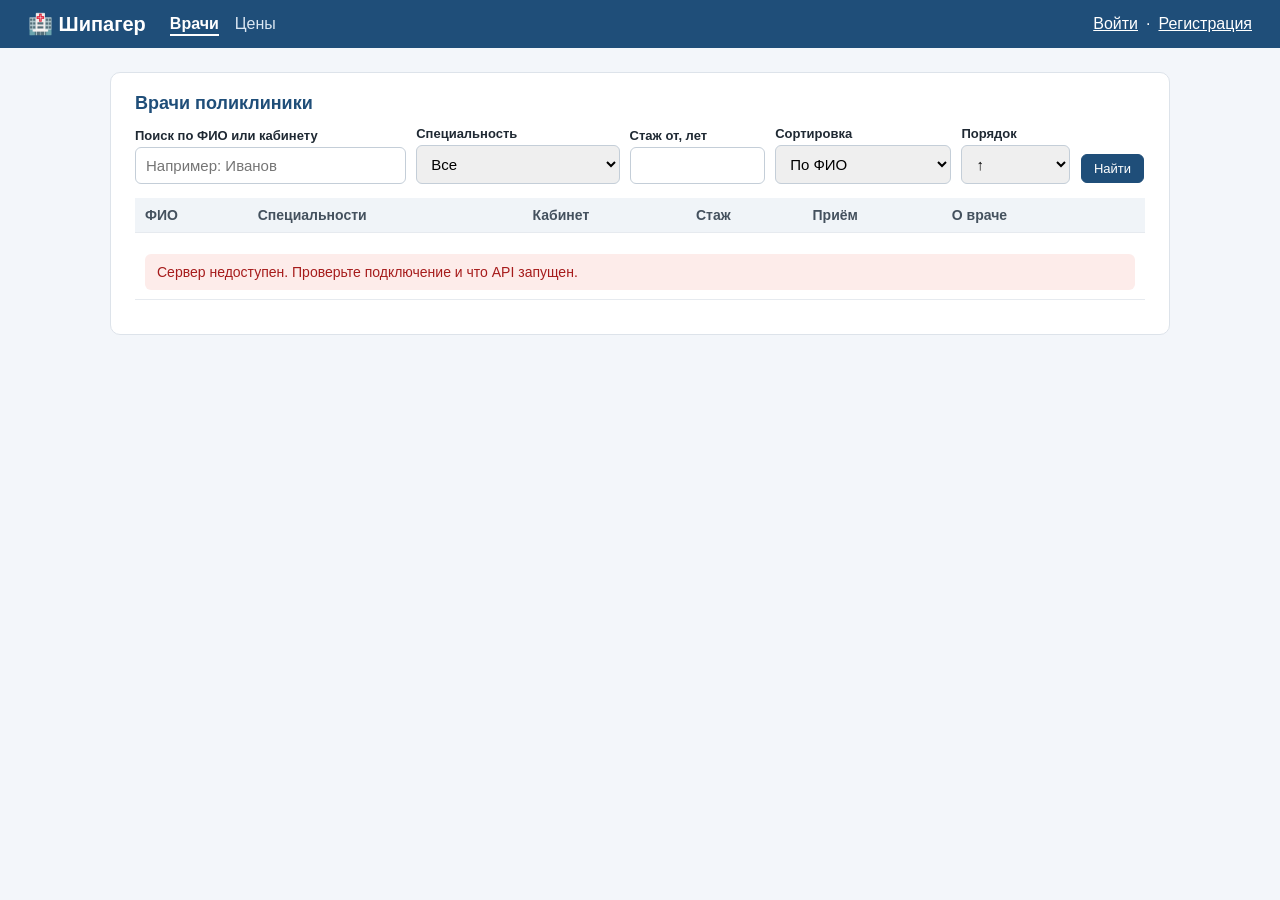
<file: client/index.html>
<!DOCTYPE html>
<html lang="ru">
<head><meta charset="utf-8"><meta name="viewport" content="width=device-width, initial-scale=1"><title>Врачи — Запись в поликлинику</title><link rel="stylesheet" href="css/style.css"></head>
<body>
<header><div class="logo">🏥 Шипагер</div><nav></nav><div id="user-box"></div></header>
<main>
  <div class="card">
    <div style="display:flex;align-items:center;justify-content:space-between">
      <h2>Врачи поликлиники</h2>
      <a class="btn primary-sm" href="doctor-form.html" data-role="admin" hidden>+ Добавить врача</a>
    </div>
    <form class="filters" id="filters">
      <div><label>Поиск по ФИО или кабинету</label><input name="search" placeholder="Например: Иванов"></div>
      <div><label>Специальность</label><select name="specialty_id"><option value="">Все</option></select></div>
      <div><label>Стаж от, лет</label><input name="experience_min" type="number" min="0"></div>
      <div><label>Сортировка</label><select name="sort">
        <option value="name">По ФИО</option><option value="experience_years">По стажу</option><option value="cabinet">По кабинету</option><option value="price">По цене приёма</option></select></div>
      <div><label>Порядок</label><select name="order"><option value="asc">↑</option><option value="desc">↓</option></select></div>
      <div><button class="btn primary-sm" type="submit">Найти</button></div>
    </form>
    <table>
      <thead><tr><th>ФИО</th><th>Специальности</th><th>Кабинет</th><th>Стаж</th><th>Приём</th><th>О враче</th><th></th></tr></thead>
      <tbody id="rows"><tr><td colspan="7" class="muted">Загрузка…</td></tr></tbody>
    </table>
    <div class="pager" id="pager"></div>
  </div>
</main>
<script src="js/config.js"></script><script src="js/api.js"></script>
<script>
  let user = null, page = 1;
  const form = document.getElementById('filters');

  async function loadSpecialties() {
    const res = await api('GET', '/specialties');
    if (res.ok) form.specialty_id.innerHTML += res.data.data.map(s => `<option value="${s.id}">${esc(s.name)} (${s.doctors_count})</option>`).join('');
  }

  async function load() {
    const params = { ...Object.fromEntries(new FormData(form)), page, per_page: 5 };
    const res = await api('GET', '/doctors?' + qs(params));
    const tbody = document.getElementById('rows');
    if (!res.ok) { tbody.innerHTML = `<tr><td colspan="7"><div class="alert">${esc(res.message)}</div></td></tr>`; return; }
    if (!res.data.data.length) tbody.innerHTML = '<tr><td colspan="7" class="muted">Ничего не найдено</td></tr>';
    else tbody.innerHTML = res.data.data.map(d => `<tr>
      <td><a href="doctor.html?id=${d.id}"><b>${esc(d.name)}</b></a></td>
      <td>${d.specialties.map(s => `<span class="tag">${esc(s.name)}</span>`).join('')}</td>
      <td>${esc(d.cabinet)}</td><td>${d.experience_years} лет</td><td style="white-space:nowrap"><b>${tenge(d.price)}</b></td><td class="muted">${esc(d.description ?? '—')}</td>
      <td style="white-space:nowrap">
        <a class="btn" href="doctor.html?id=${d.id}">${user?.role === 'patient' ? 'Записаться' : 'Подробнее'}</a>
        ${user?.role === 'admin' ? `<a class="btn" href="doctor-form.html?id=${d.id}">Изменить</a>
          <button class="btn danger" data-del="${d.id}" data-name="${esc(d.name)}">Удалить</button>` : ''}
      </td></tr>`).join('');
    renderPager(document.getElementById('pager'), res.data.meta, p => { page = p; load(); });
    tbody.querySelectorAll('[data-del]').forEach(b => b.onclick = () => removeDoctor(b.dataset.del, b.dataset.name));
  }

  async function removeDoctor(id, name) {
    if (!confirm(`Удалить врача «${name}»? Действие нельзя отменить.`)) return;
    const res = await api('DELETE', '/doctors/' + id);
    if (res.ok) { toast('Врач удалён'); load(); } else toast(res.message, 'err');
  }

  form.onsubmit = e => { e.preventDefault(); page = 1; load(); };
  form.sort.onchange = form.order.onchange = form.specialty_id.onchange = () => { page = 1; load(); };

  (async () => { user = await renderHeader(); await loadSpecialties(); load(); })();
</script>
</body>
</html>
</file>
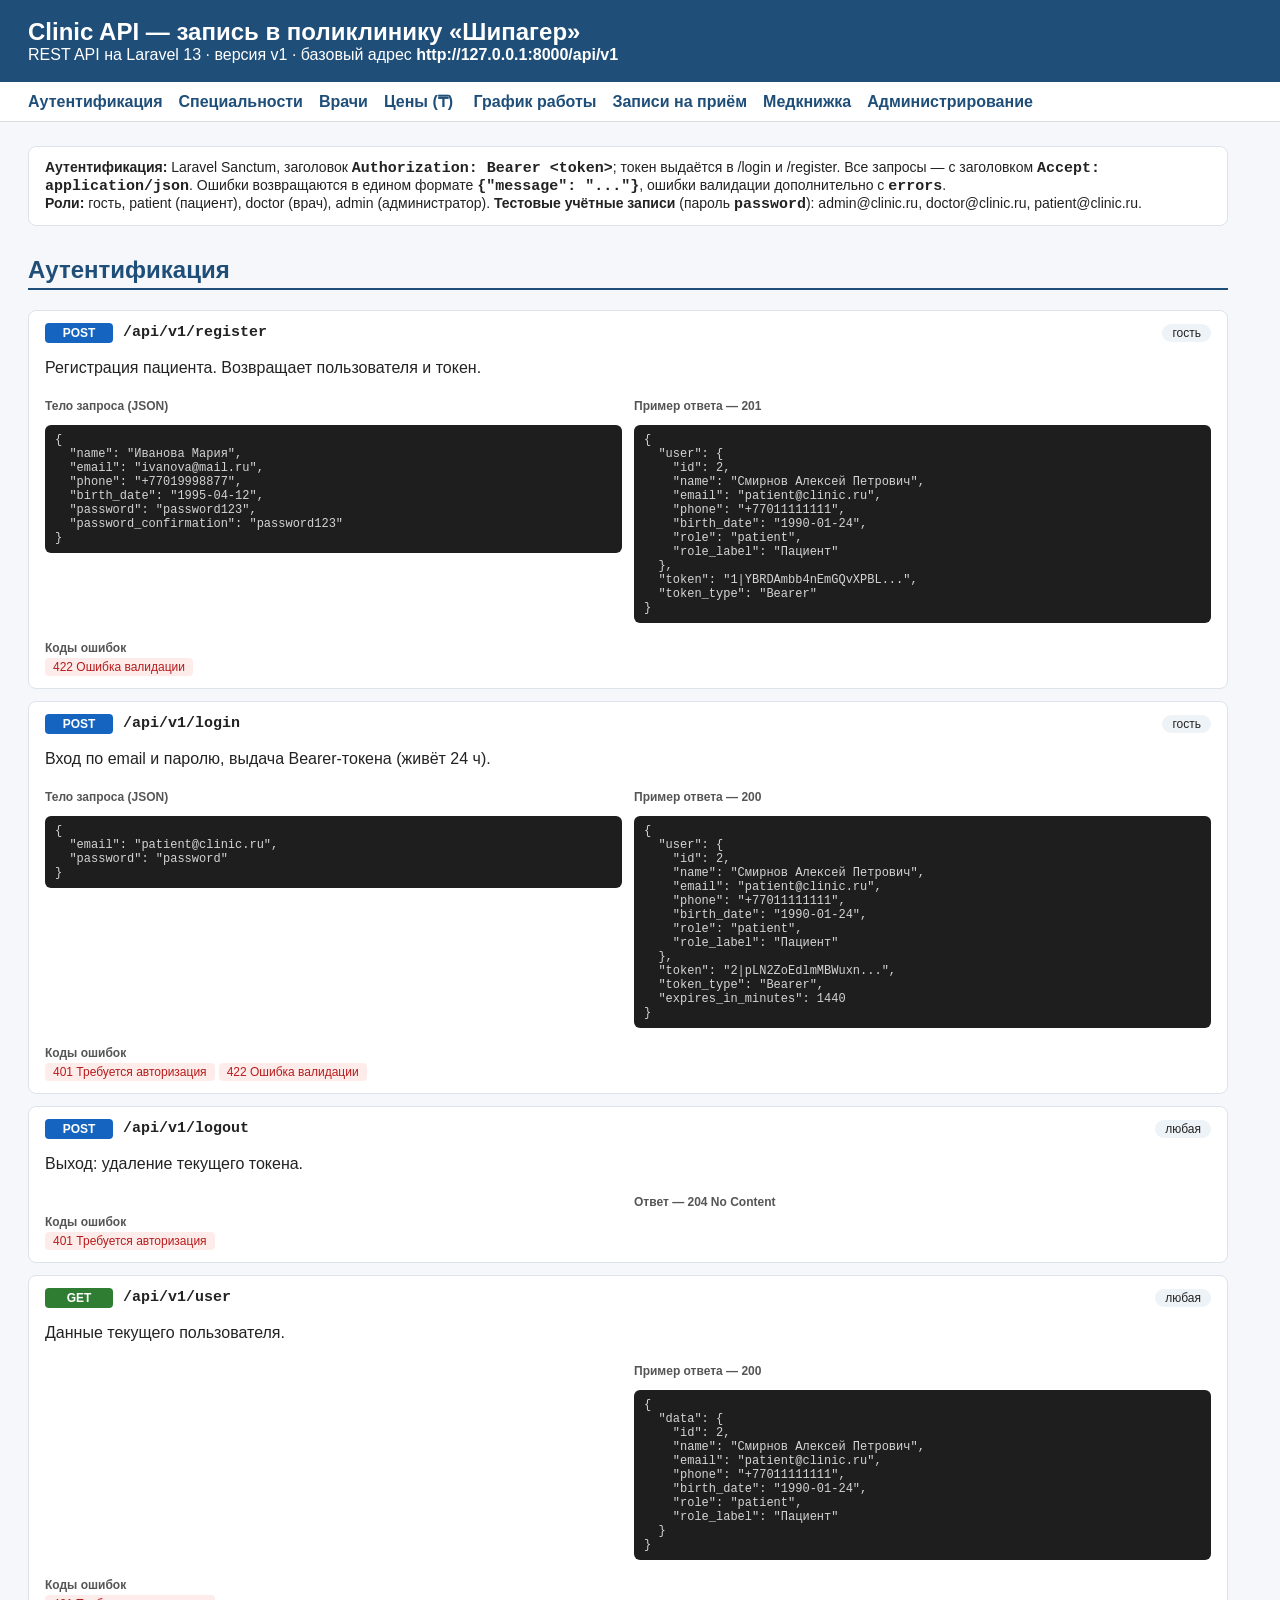
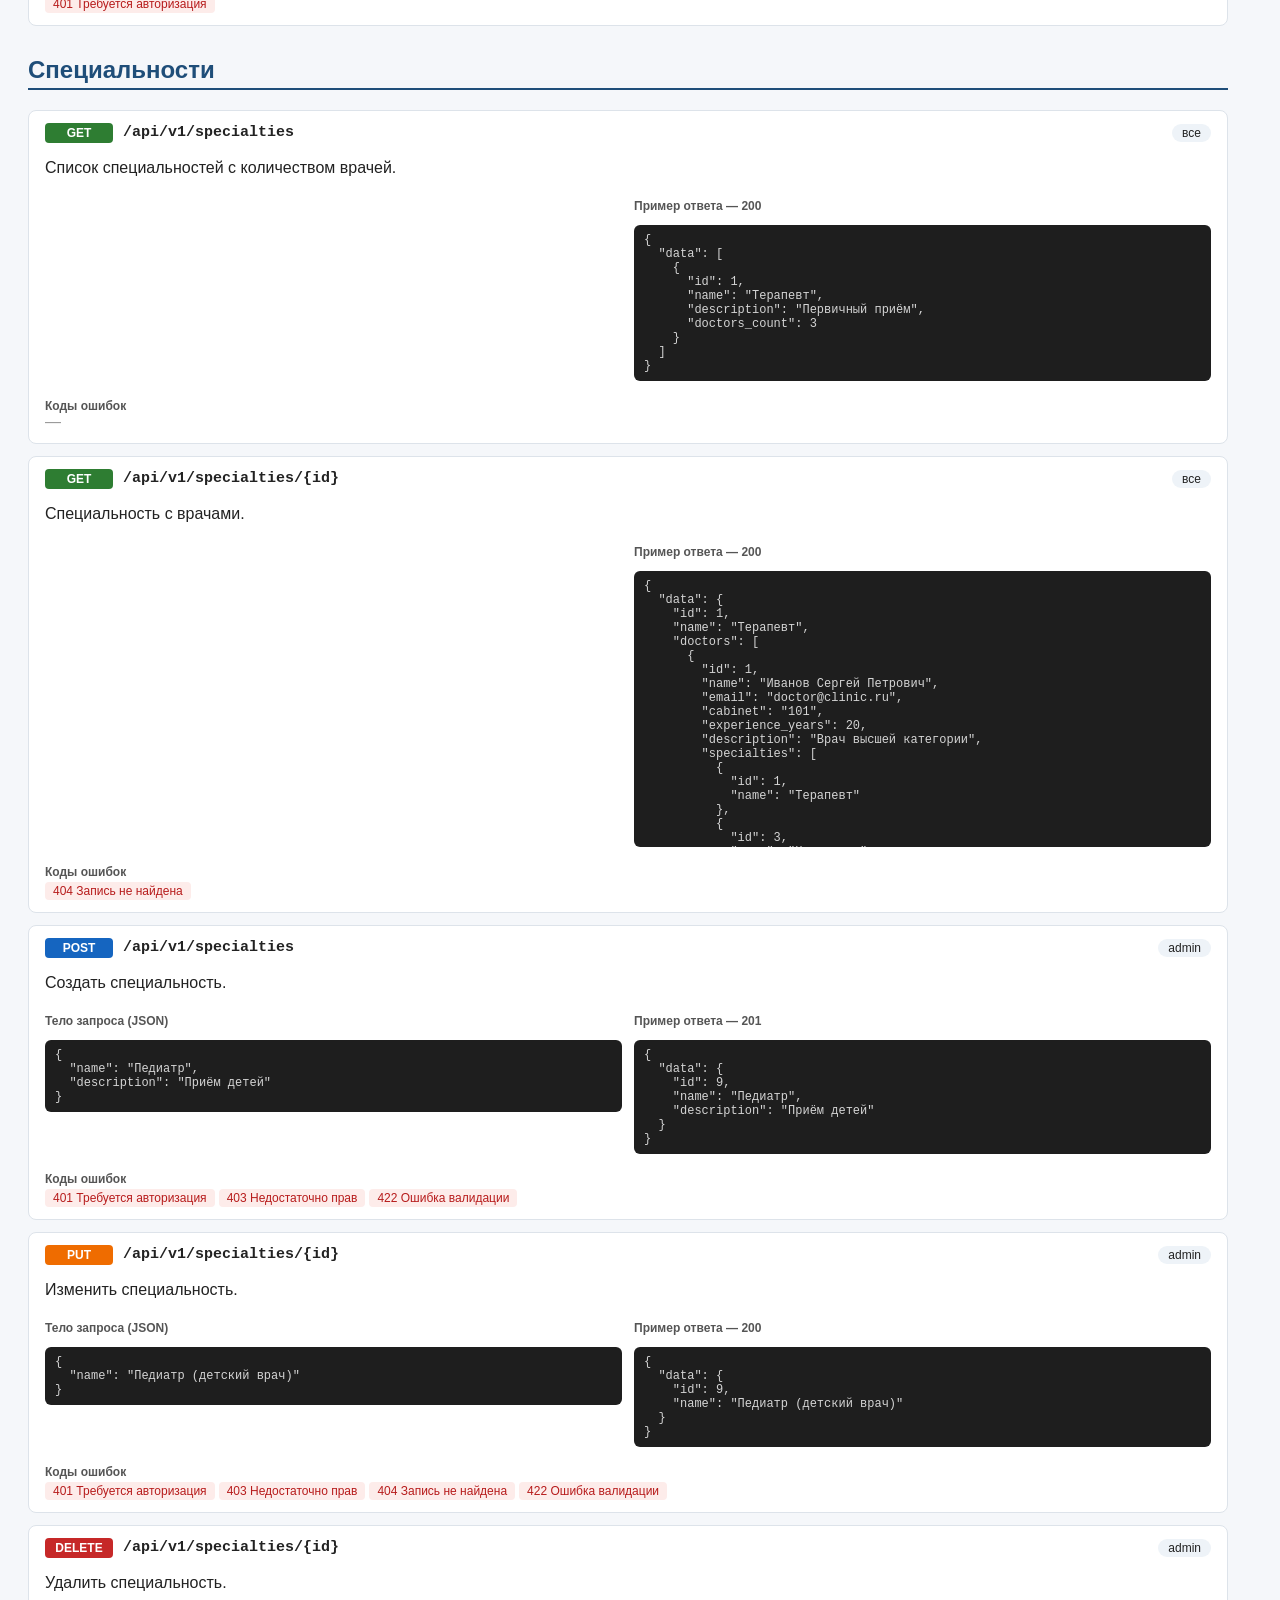
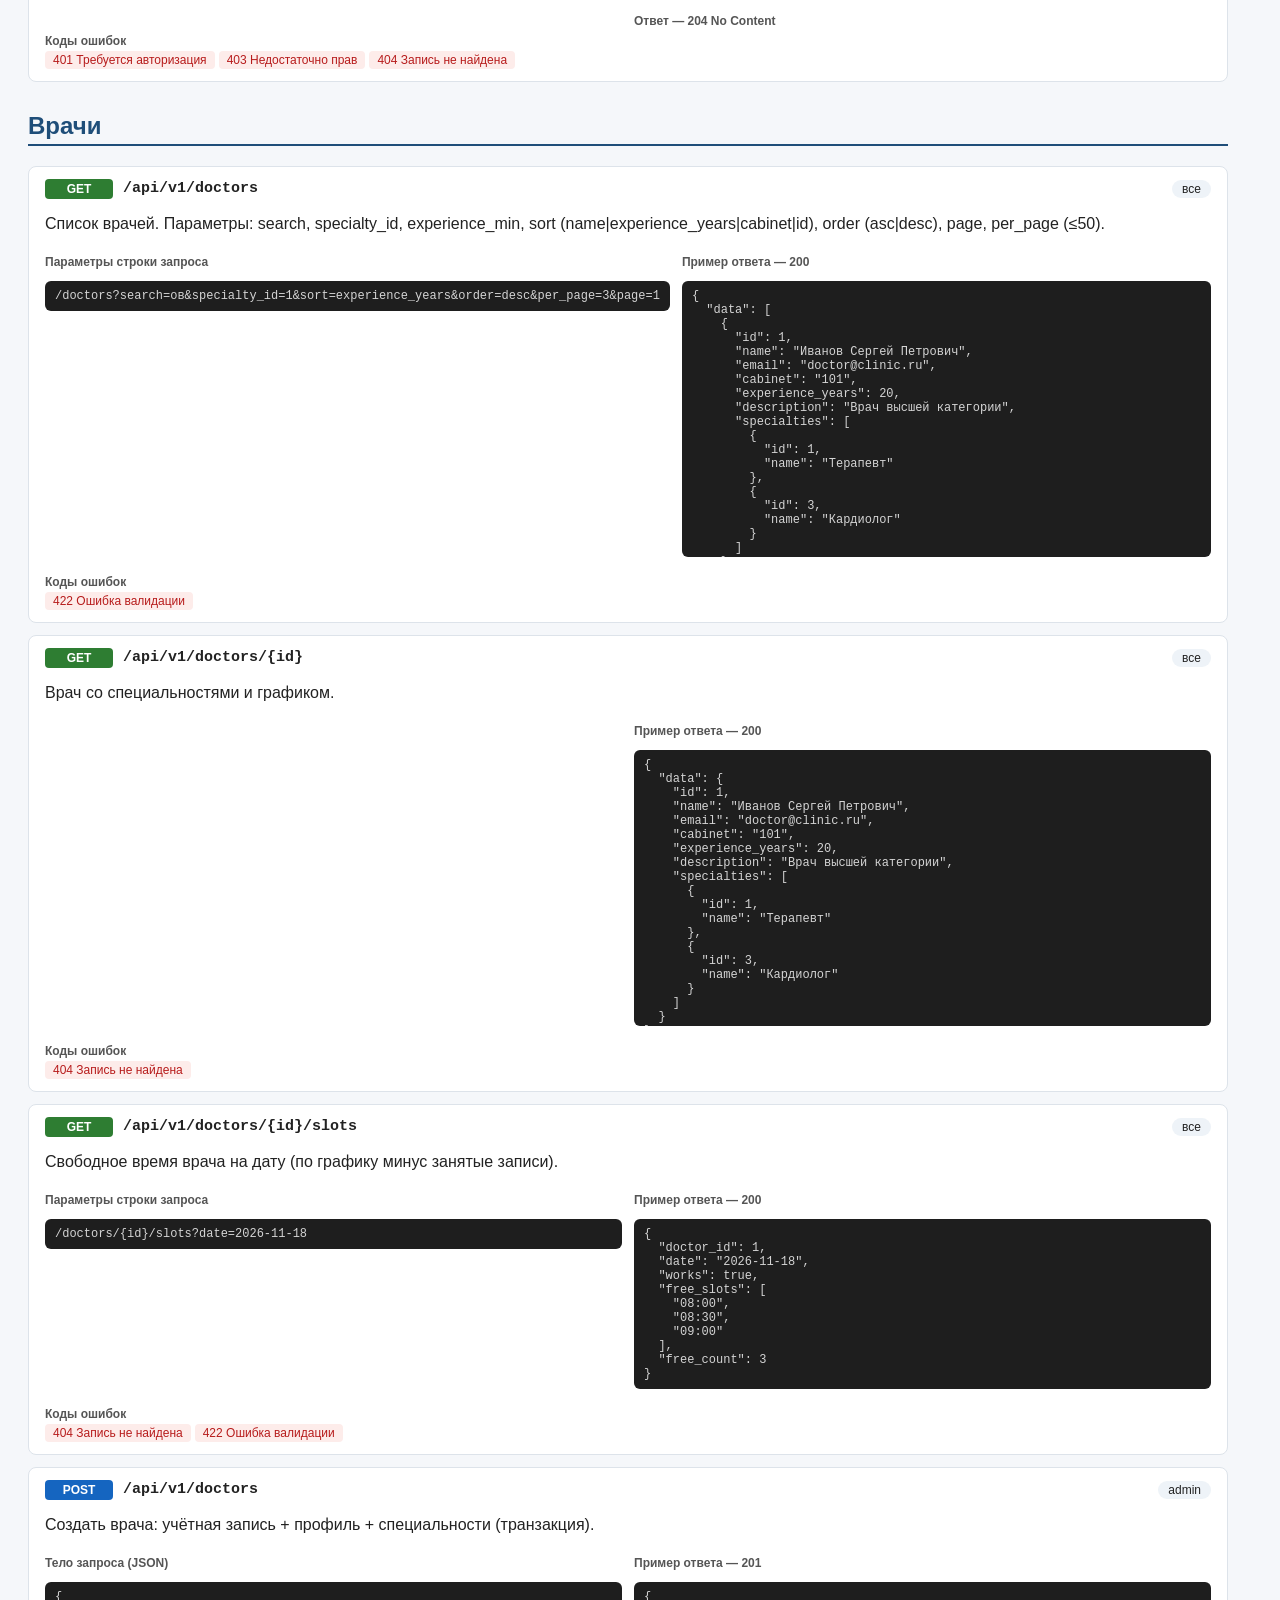
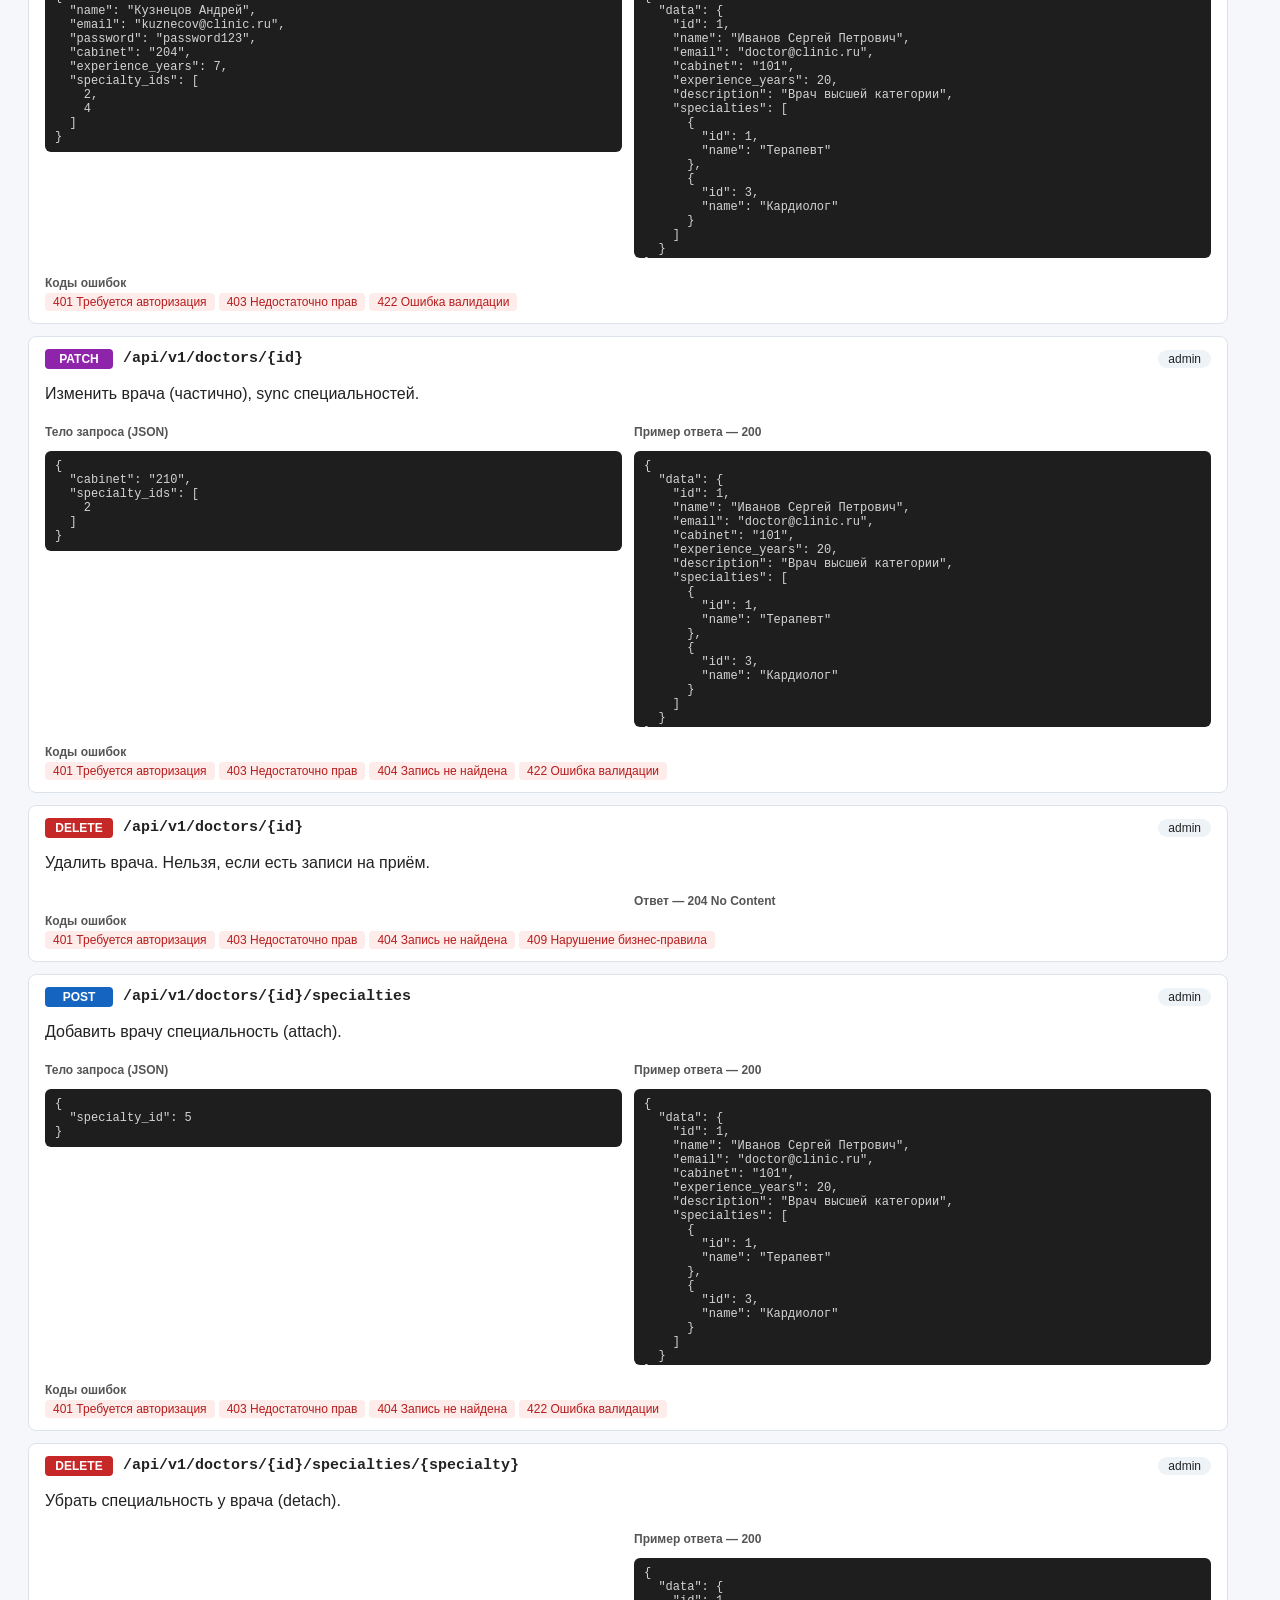
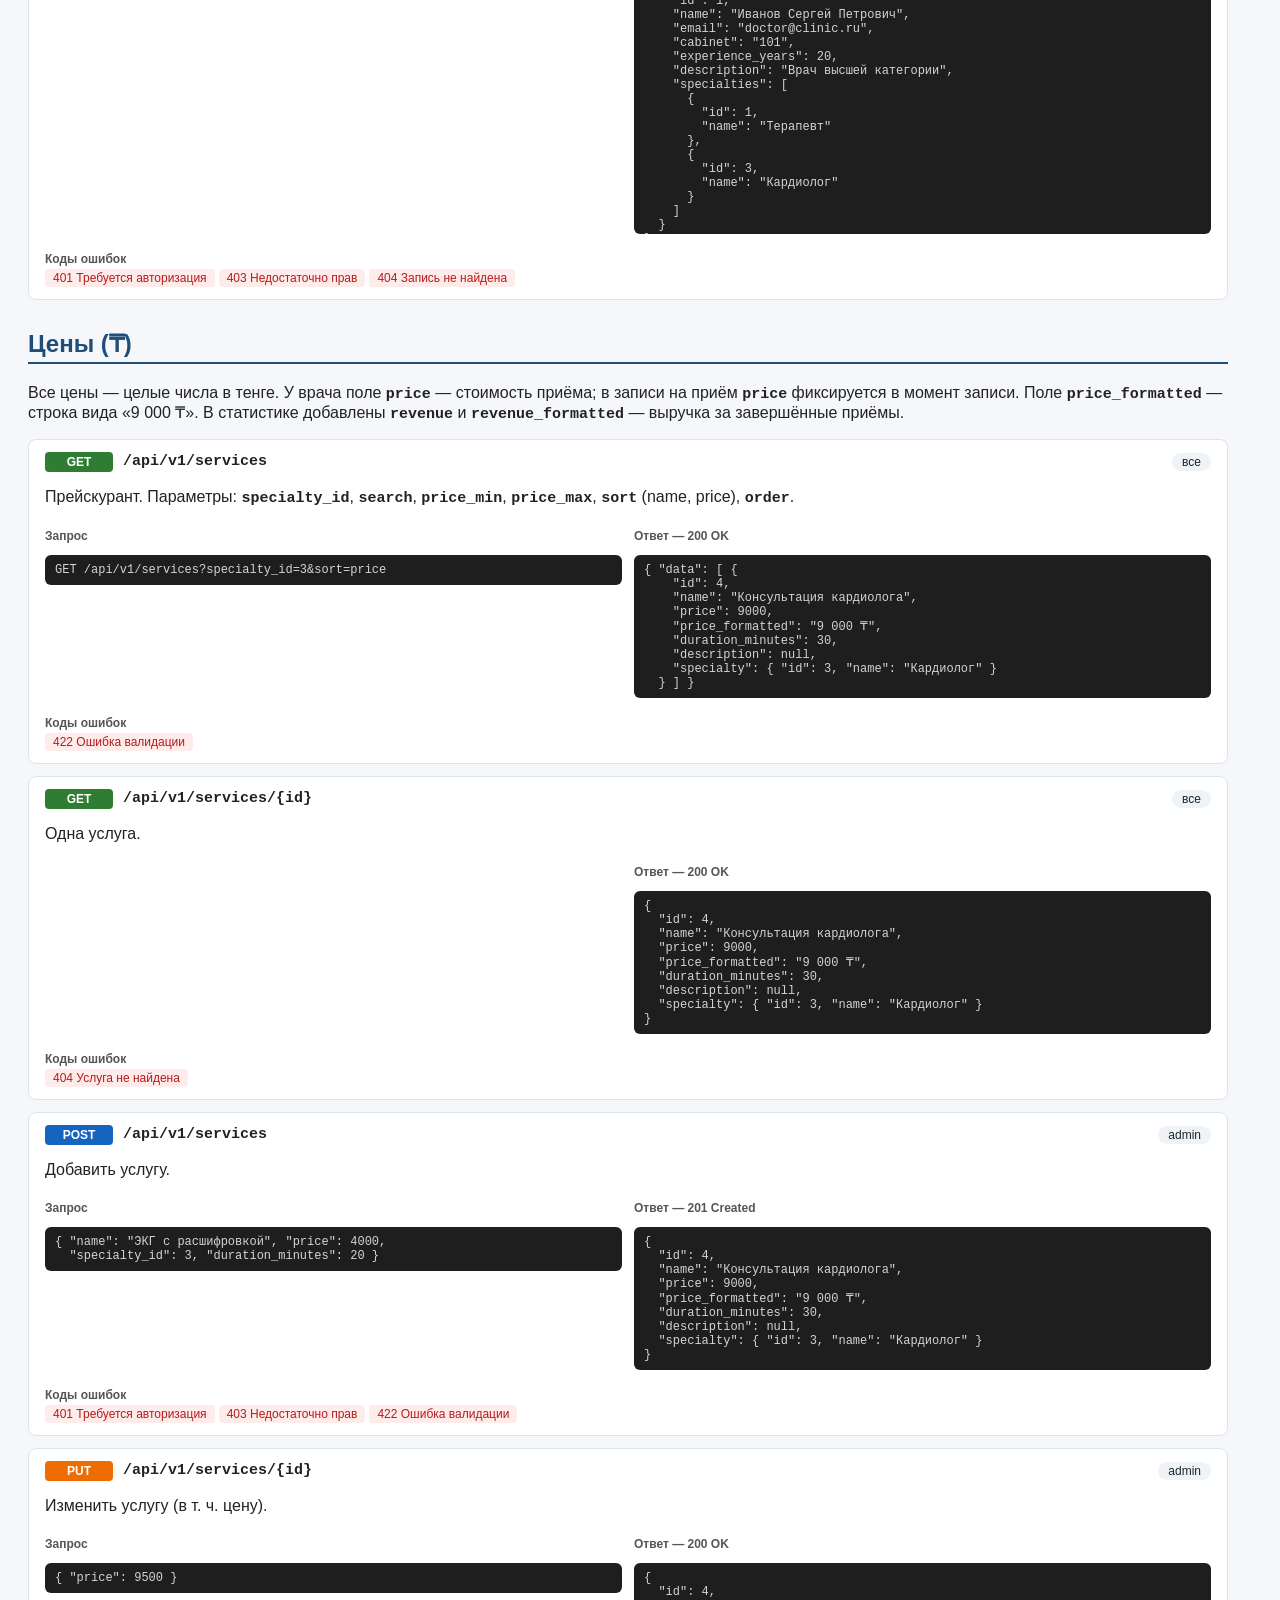
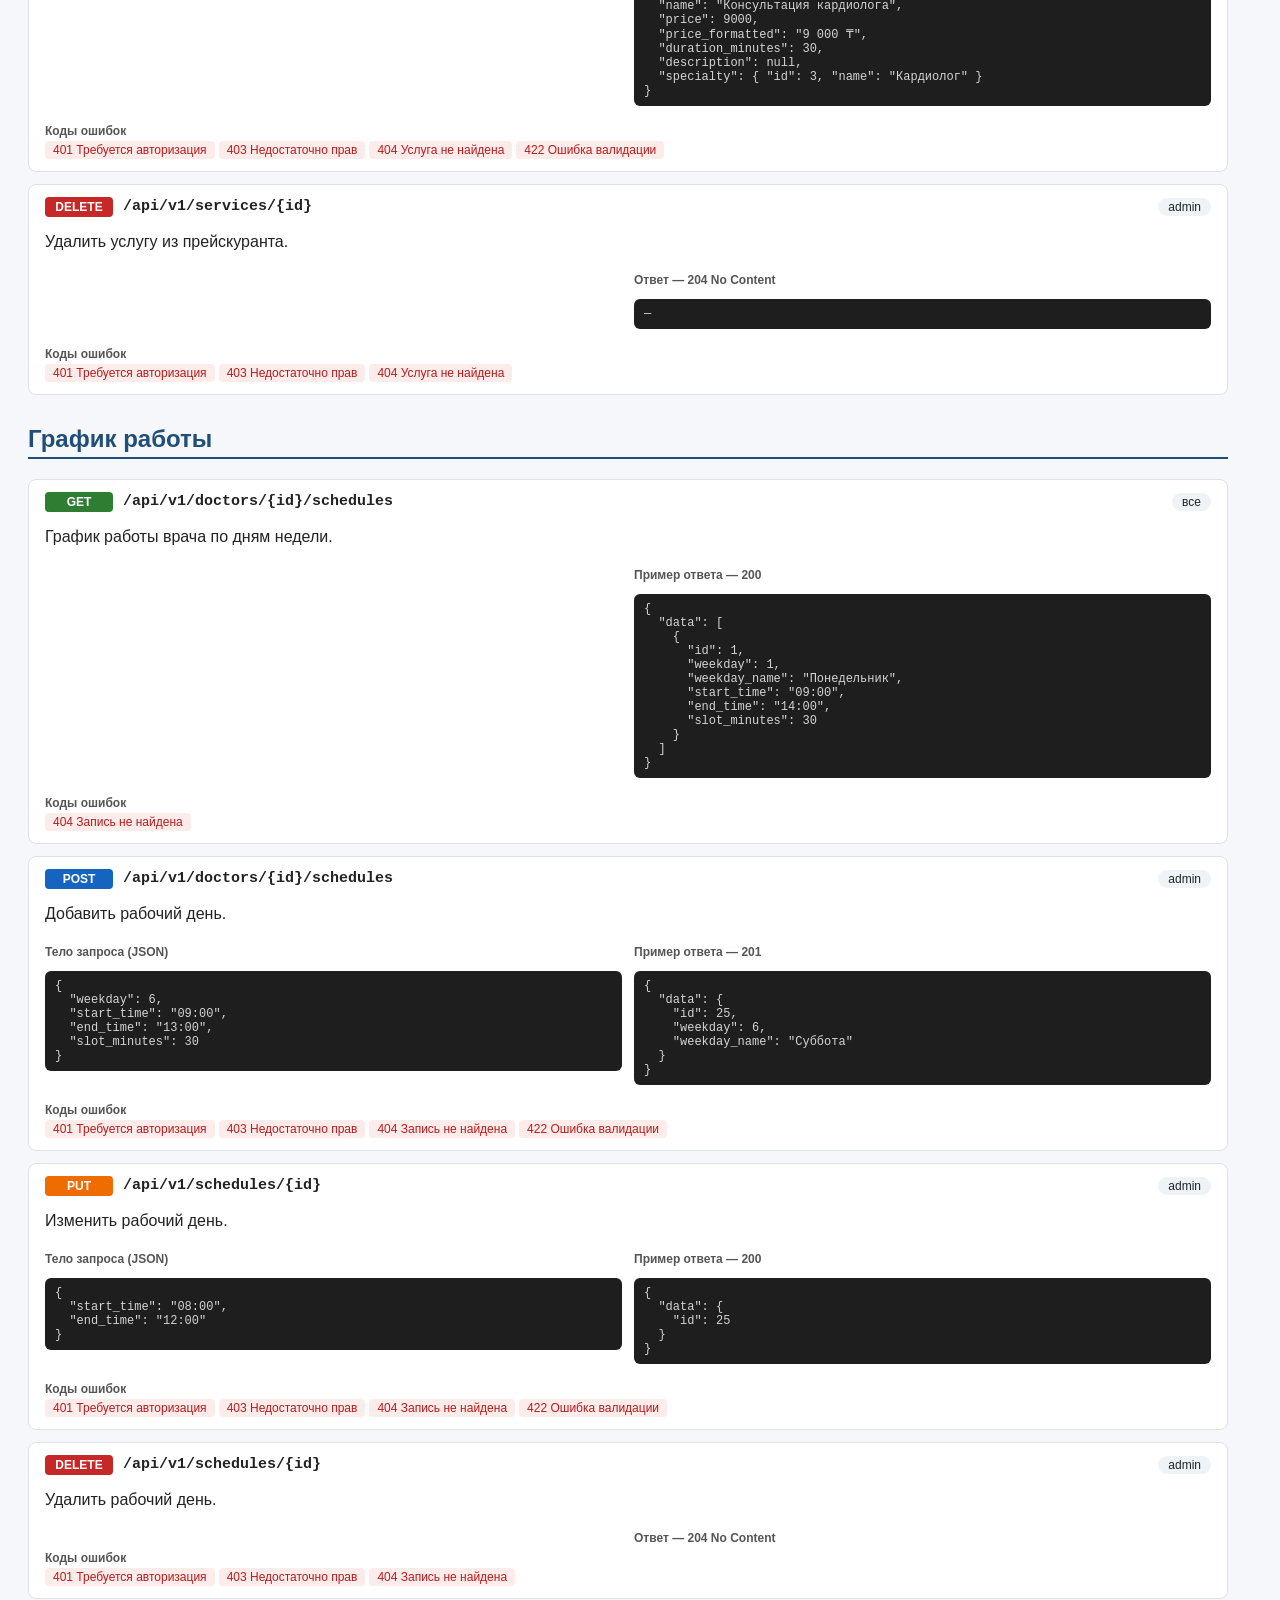
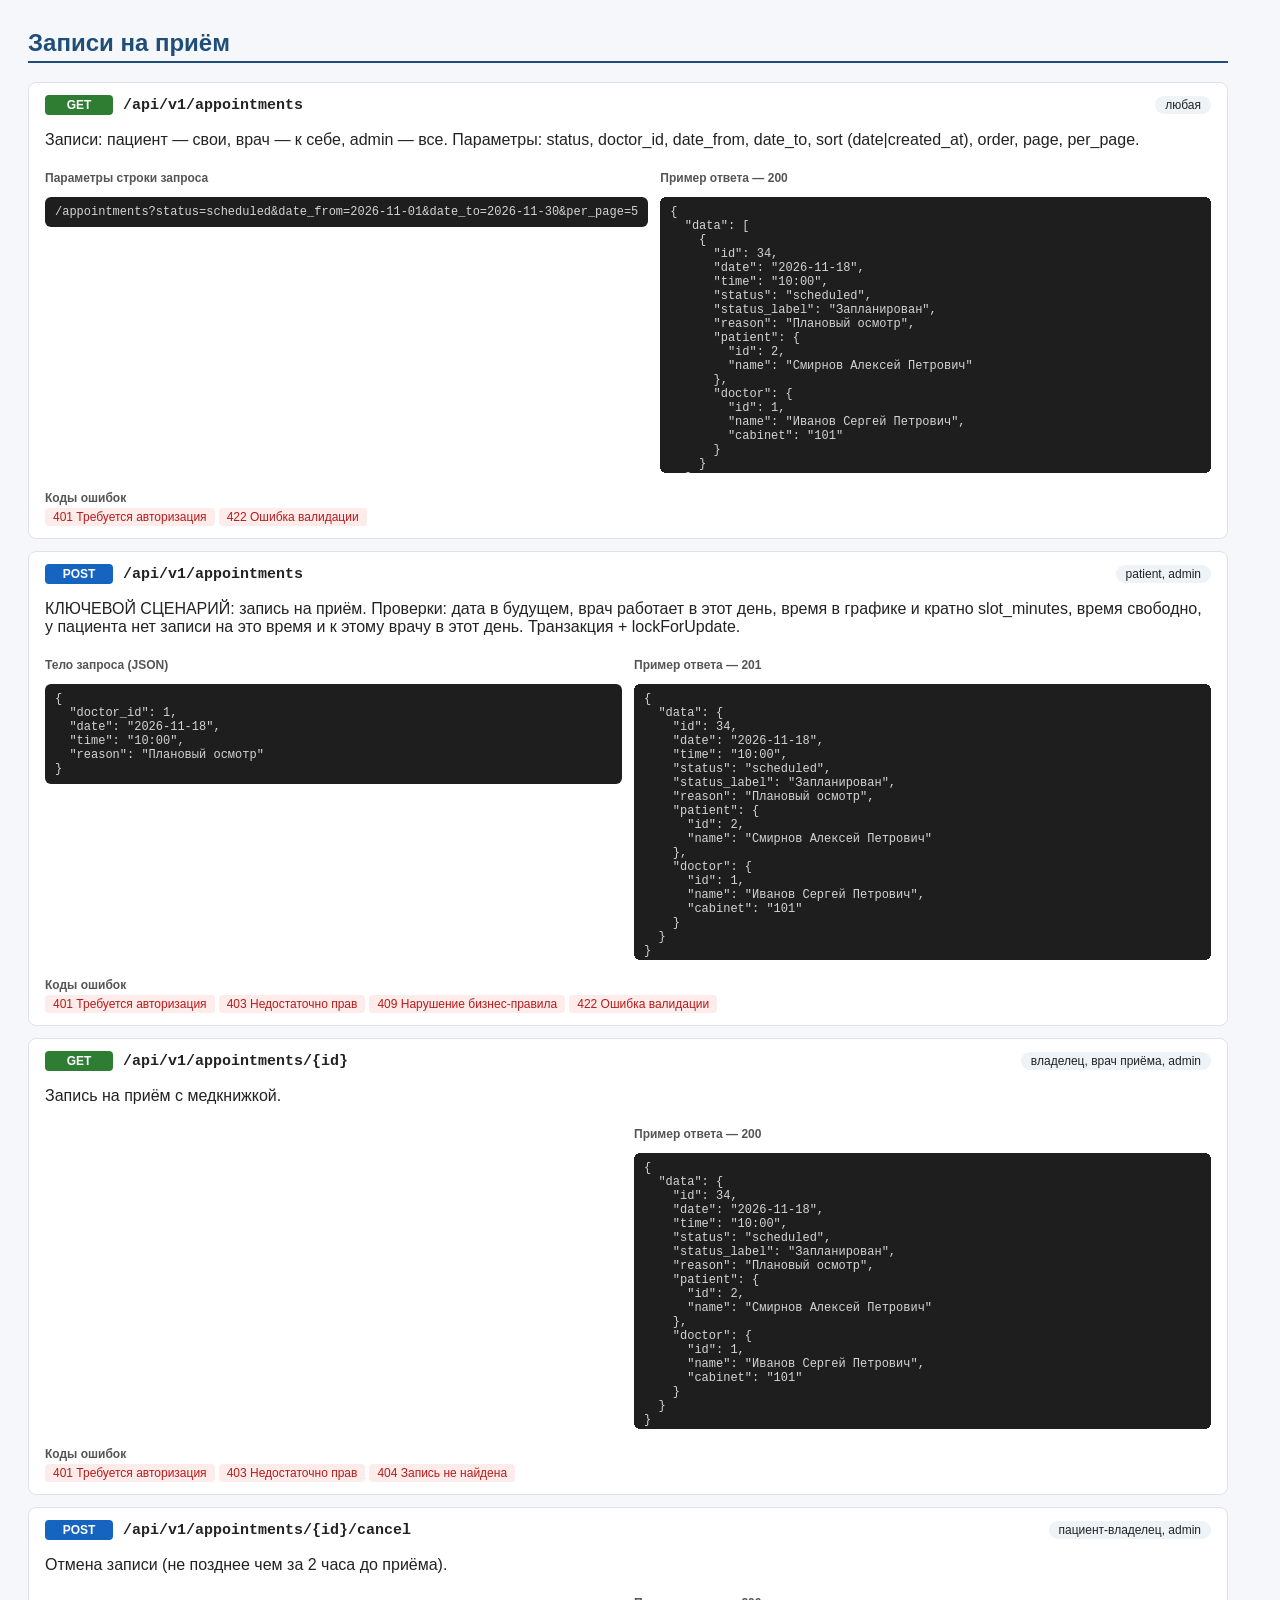
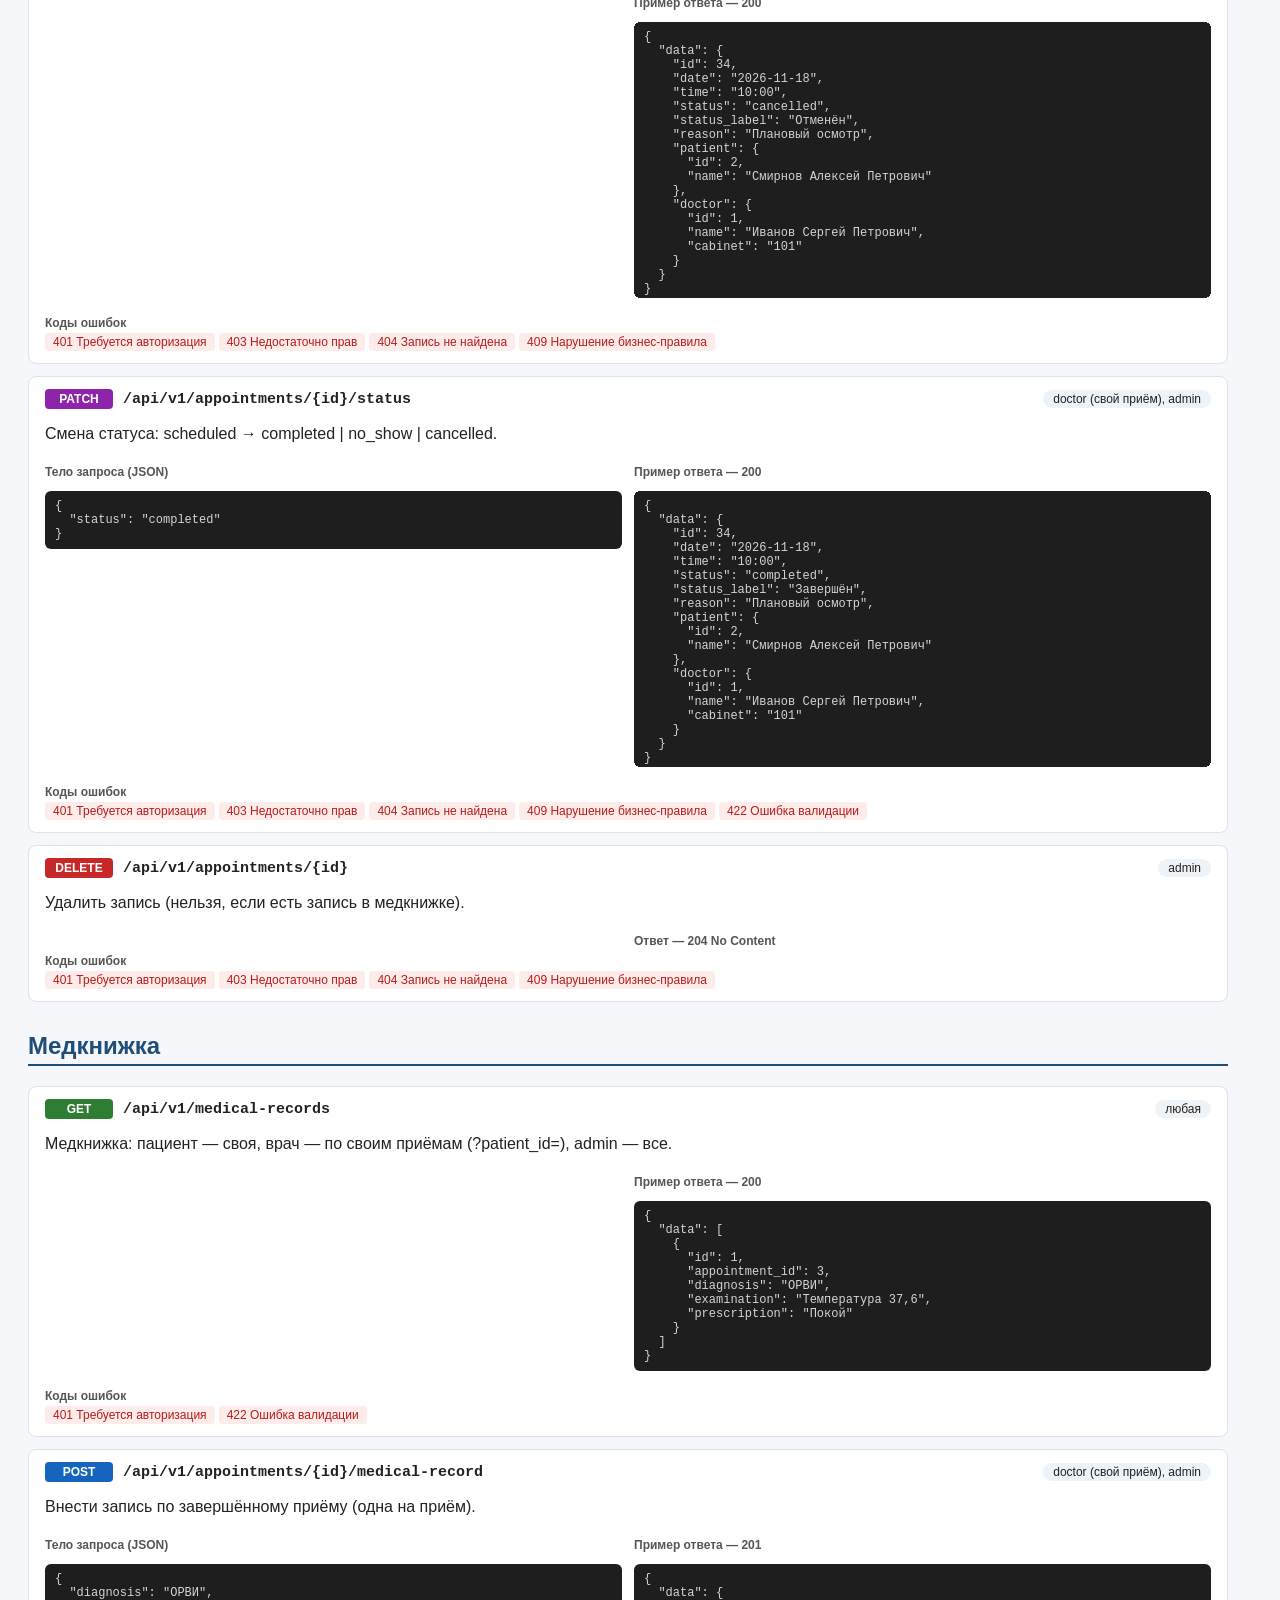
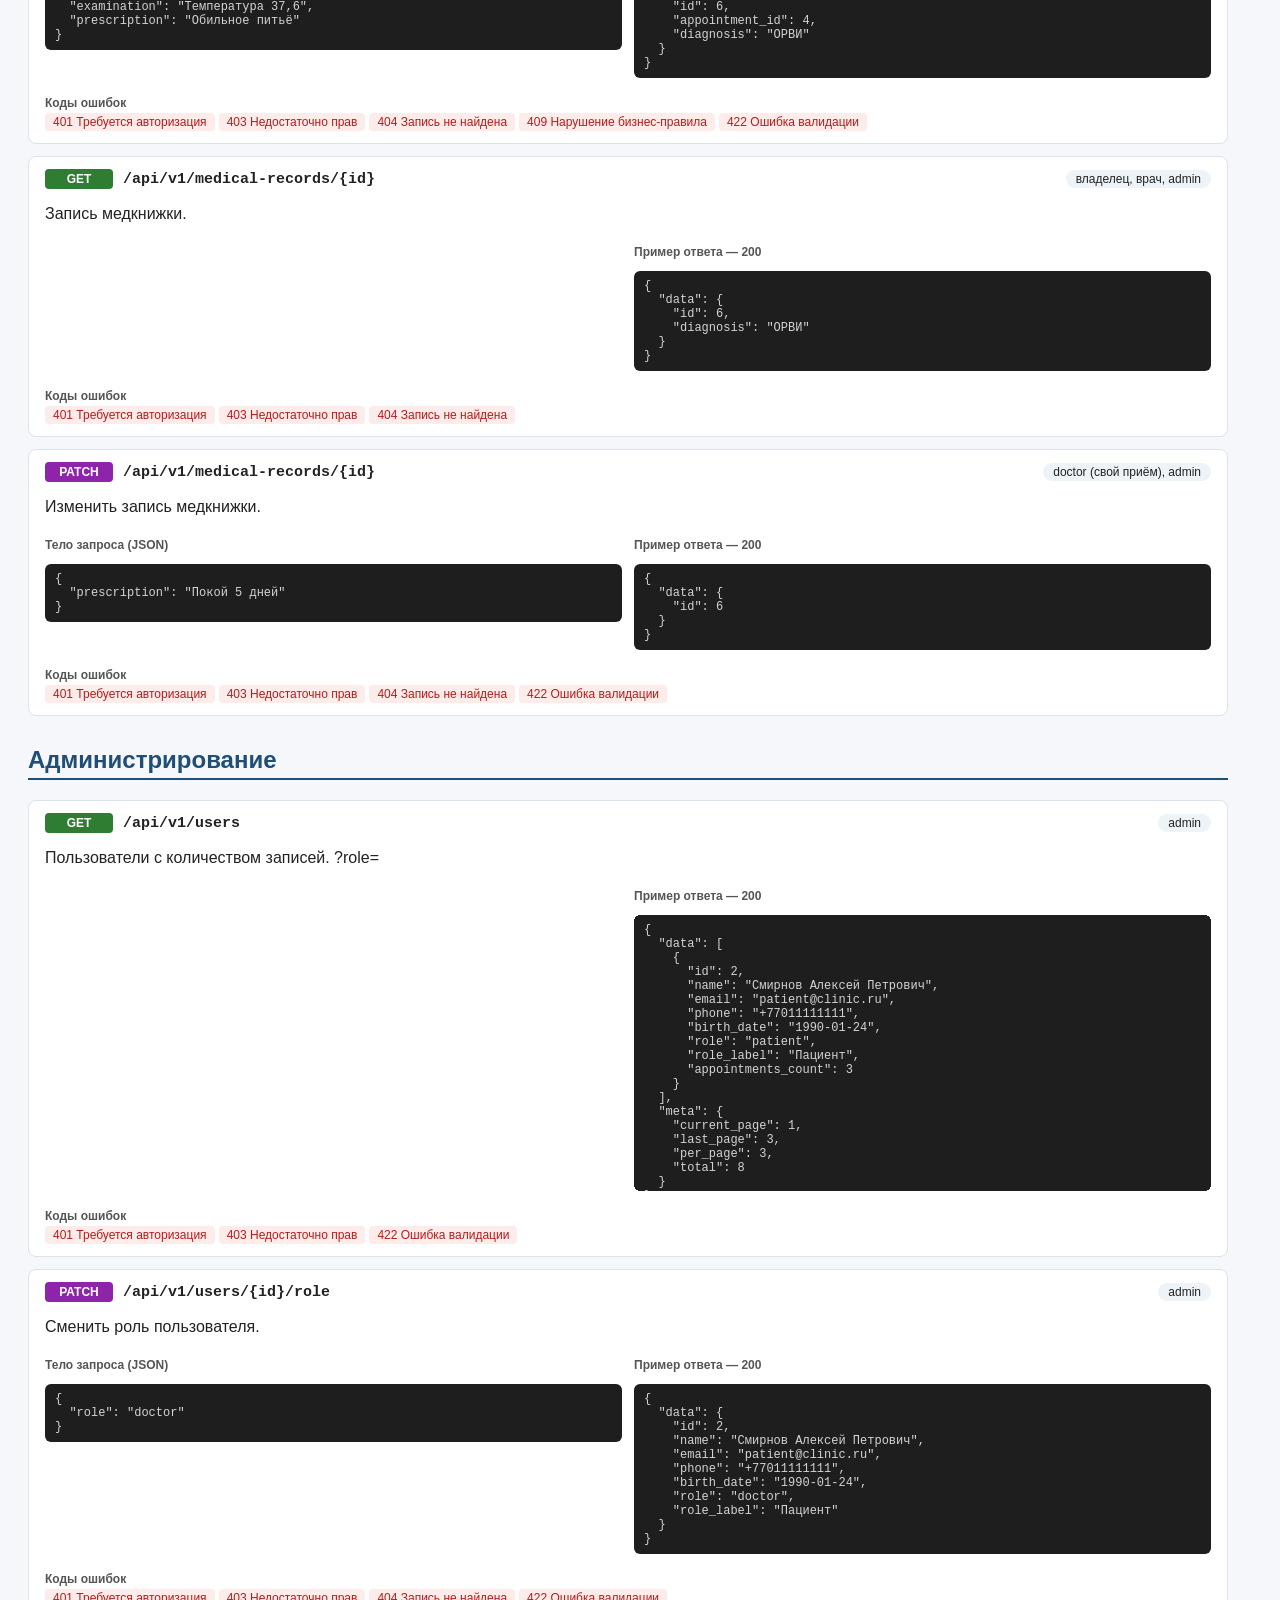
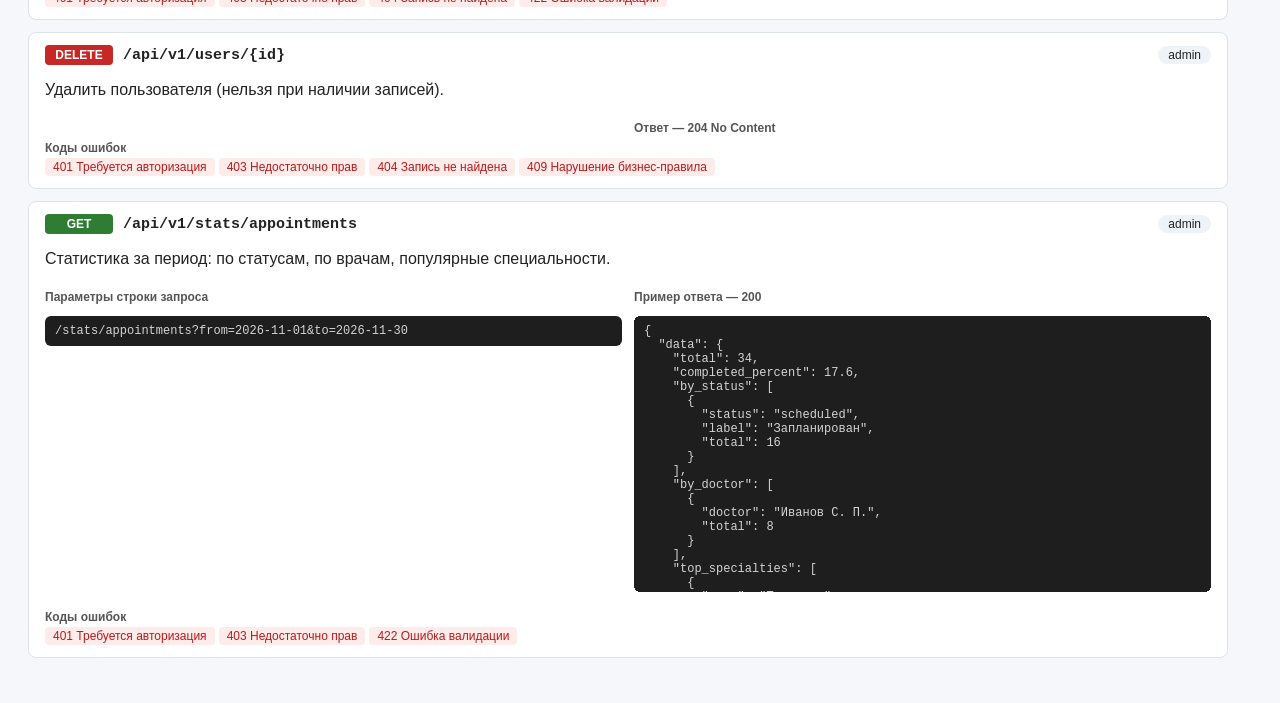
<file: public/docs/index.html>
<!DOCTYPE html><html lang="ru"><head><meta charset="utf-8"><title>Clinic API — документация</title>
<style>body{font-family:Segoe UI,Arial,sans-serif;margin:0;background:#f5f7fa;color:#222}header{background:#1f4e79;color:#fff;padding:18px 28px}header h1{margin:0;font-size:24px}
nav{background:#fff;padding:10px 28px;border-bottom:1px solid #ddd;position:sticky;top:0}nav a{margin-right:16px;color:#1f4e79;text-decoration:none;font-weight:600}
main{padding:10px 28px 40px;max-width:1200px}h2{color:#1f4e79;border-bottom:2px solid #1f4e79;padding-bottom:4px;margin-top:30px}
.ep{background:#fff;border:1px solid #dde3ea;border-radius:8px;padding:12px 16px;margin:12px 0}.head{display:flex;align-items:center;gap:10px}
.m{color:#fff;font-weight:700;border-radius:4px;padding:3px 8px;font-size:12px;min-width:52px;text-align:center}code{font-size:15px;font-weight:600}
.role{margin-left:auto;background:#eef3f8;border-radius:12px;padding:2px 10px;font-size:12px}.cols{display:grid;grid-template-columns:1fr 1fr;gap:12px}
pre{background:#1e1e1e;color:#d4d4d4;padding:8px 10px;border-radius:6px;font-size:12px;overflow:auto;max-height:260px}.lbl{font-size:12px;color:#555;font-weight:600;margin-top:6px}
.err{display:inline-block;background:#fdecea;color:#b71c1c;border-radius:4px;padding:2px 8px;margin:3px 4px 0 0;font-size:12px}.muted{color:#999}
.info{background:#fff;border:1px solid #dde3ea;border-radius:8px;padding:12px 16px;margin-top:14px;font-size:14px}</style></head><body>
<header><h1>Clinic API — запись в поликлинику «Шипагер»</h1><div>REST API на Laravel 13 · версия v1 · базовый адрес <b>http://127.0.0.1:8000/api/v1</b></div></header>
<nav><a href="#g0">Аутентификация</a><a href="#g1">Специальности</a><a href="#g2">Врачи</a><a href="#gp">Цены (₸)</a> <a href="#g3">График работы</a><a href="#g4">Записи на приём</a><a href="#g5">Медкнижка</a><a href="#g6">Администрирование</a></nav><main><div class="info"><b>Аутентификация:</b> Laravel Sanctum, заголовок <code>Authorization: Bearer &lt;token&gt;</code>; токен выдаётся в /login и /register.
Все запросы — с заголовком <code>Accept: application/json</code>. Ошибки возвращаются в едином формате <code>{"message": "..."}</code>, ошибки валидации дополнительно с <code>errors</code>.<br>
<b>Роли:</b> гость, patient (пациент), doctor (врач), admin (администратор). <b>Тестовые учётные записи</b> (пароль <code>password</code>): admin@clinic.ru, doctor@clinic.ru, patient@clinic.ru.</div><h2 id="g0">Аутентификация</h2><div class="ep"><div class="head"><span class="m" style="background:#1565c0">POST</span><code>/api/v1/register</code><span class="role">гость</span></div>
<p>Регистрация пациента. Возвращает пользователя и токен.</p><div class="cols"><div><div class="lbl">Тело запроса (JSON)</div><pre>{
  &quot;name&quot;: &quot;Иванова Мария&quot;,
  &quot;email&quot;: &quot;ivanova@mail.ru&quot;,
  &quot;phone&quot;: &quot;+77019998877&quot;,
  &quot;birth_date&quot;: &quot;1995-04-12&quot;,
  &quot;password&quot;: &quot;password123&quot;,
  &quot;password_confirmation&quot;: &quot;password123&quot;
}</pre></div><div><div class="lbl">Пример ответа — 201</div><pre>{
  &quot;user&quot;: {
    &quot;id&quot;: 2,
    &quot;name&quot;: &quot;Смирнов Алексей Петрович&quot;,
    &quot;email&quot;: &quot;patient@clinic.ru&quot;,
    &quot;phone&quot;: &quot;+77011111111&quot;,
    &quot;birth_date&quot;: &quot;1990-01-24&quot;,
    &quot;role&quot;: &quot;patient&quot;,
    &quot;role_label&quot;: &quot;Пациент&quot;
  },
  &quot;token&quot;: &quot;1|YBRDAmbb4nEmGQvXPBL...&quot;,
  &quot;token_type&quot;: &quot;Bearer&quot;
}</pre></div></div><div class="lbl">Коды ошибок</div><div><span class="err">422 Ошибка валидации</span></div></div><div class="ep"><div class="head"><span class="m" style="background:#1565c0">POST</span><code>/api/v1/login</code><span class="role">гость</span></div>
<p>Вход по email и паролю, выдача Bearer-токена (живёт 24 ч).</p><div class="cols"><div><div class="lbl">Тело запроса (JSON)</div><pre>{
  &quot;email&quot;: &quot;patient@clinic.ru&quot;,
  &quot;password&quot;: &quot;password&quot;
}</pre></div><div><div class="lbl">Пример ответа — 200</div><pre>{
  &quot;user&quot;: {
    &quot;id&quot;: 2,
    &quot;name&quot;: &quot;Смирнов Алексей Петрович&quot;,
    &quot;email&quot;: &quot;patient@clinic.ru&quot;,
    &quot;phone&quot;: &quot;+77011111111&quot;,
    &quot;birth_date&quot;: &quot;1990-01-24&quot;,
    &quot;role&quot;: &quot;patient&quot;,
    &quot;role_label&quot;: &quot;Пациент&quot;
  },
  &quot;token&quot;: &quot;2|pLN2ZoEdlmMBWuxn...&quot;,
  &quot;token_type&quot;: &quot;Bearer&quot;,
  &quot;expires_in_minutes&quot;: 1440
}</pre></div></div><div class="lbl">Коды ошибок</div><div><span class="err">401 Требуется авторизация</span><span class="err">422 Ошибка валидации</span></div></div><div class="ep"><div class="head"><span class="m" style="background:#1565c0">POST</span><code>/api/v1/logout</code><span class="role">любая</span></div>
<p>Выход: удаление текущего токена.</p><div class="cols"><div></div><div><div class="lbl">Ответ — 204 No Content</div></div></div><div class="lbl">Коды ошибок</div><div><span class="err">401 Требуется авторизация</span></div></div><div class="ep"><div class="head"><span class="m" style="background:#2e7d32">GET</span><code>/api/v1/user</code><span class="role">любая</span></div>
<p>Данные текущего пользователя.</p><div class="cols"><div></div><div><div class="lbl">Пример ответа — 200</div><pre>{
  &quot;data&quot;: {
    &quot;id&quot;: 2,
    &quot;name&quot;: &quot;Смирнов Алексей Петрович&quot;,
    &quot;email&quot;: &quot;patient@clinic.ru&quot;,
    &quot;phone&quot;: &quot;+77011111111&quot;,
    &quot;birth_date&quot;: &quot;1990-01-24&quot;,
    &quot;role&quot;: &quot;patient&quot;,
    &quot;role_label&quot;: &quot;Пациент&quot;
  }
}</pre></div></div><div class="lbl">Коды ошибок</div><div><span class="err">401 Требуется авторизация</span></div></div><h2 id="g1">Специальности</h2><div class="ep"><div class="head"><span class="m" style="background:#2e7d32">GET</span><code>/api/v1/specialties</code><span class="role">все</span></div>
<p>Список специальностей с количеством врачей.</p><div class="cols"><div></div><div><div class="lbl">Пример ответа — 200</div><pre>{
  &quot;data&quot;: [
    {
      &quot;id&quot;: 1,
      &quot;name&quot;: &quot;Терапевт&quot;,
      &quot;description&quot;: &quot;Первичный приём&quot;,
      &quot;doctors_count&quot;: 3
    }
  ]
}</pre></div></div><div class="lbl">Коды ошибок</div><div><span class="muted">—</span></div></div><div class="ep"><div class="head"><span class="m" style="background:#2e7d32">GET</span><code>/api/v1/specialties/{id}</code><span class="role">все</span></div>
<p>Специальность с врачами.</p><div class="cols"><div></div><div><div class="lbl">Пример ответа — 200</div><pre>{
  &quot;data&quot;: {
    &quot;id&quot;: 1,
    &quot;name&quot;: &quot;Терапевт&quot;,
    &quot;doctors&quot;: [
      {
        &quot;id&quot;: 1,
        &quot;name&quot;: &quot;Иванов Сергей Петрович&quot;,
        &quot;email&quot;: &quot;doctor@clinic.ru&quot;,
        &quot;cabinet&quot;: &quot;101&quot;,
        &quot;experience_years&quot;: 20,
        &quot;description&quot;: &quot;Врач высшей категории&quot;,
        &quot;specialties&quot;: [
          {
            &quot;id&quot;: 1,
            &quot;name&quot;: &quot;Терапевт&quot;
          },
          {
            &quot;id&quot;: 3,
            &quot;name&quot;: &quot;Кардиолог&quot;
          }
        ]
      }
    ]
  }
}</pre></div></div><div class="lbl">Коды ошибок</div><div><span class="err">404 Запись не найдена</span></div></div><div class="ep"><div class="head"><span class="m" style="background:#1565c0">POST</span><code>/api/v1/specialties</code><span class="role">admin</span></div>
<p>Создать специальность.</p><div class="cols"><div><div class="lbl">Тело запроса (JSON)</div><pre>{
  &quot;name&quot;: &quot;Педиатр&quot;,
  &quot;description&quot;: &quot;Приём детей&quot;
}</pre></div><div><div class="lbl">Пример ответа — 201</div><pre>{
  &quot;data&quot;: {
    &quot;id&quot;: 9,
    &quot;name&quot;: &quot;Педиатр&quot;,
    &quot;description&quot;: &quot;Приём детей&quot;
  }
}</pre></div></div><div class="lbl">Коды ошибок</div><div><span class="err">401 Требуется авторизация</span><span class="err">403 Недостаточно прав</span><span class="err">422 Ошибка валидации</span></div></div><div class="ep"><div class="head"><span class="m" style="background:#ef6c00">PUT</span><code>/api/v1/specialties/{id}</code><span class="role">admin</span></div>
<p>Изменить специальность.</p><div class="cols"><div><div class="lbl">Тело запроса (JSON)</div><pre>{
  &quot;name&quot;: &quot;Педиатр (детский врач)&quot;
}</pre></div><div><div class="lbl">Пример ответа — 200</div><pre>{
  &quot;data&quot;: {
    &quot;id&quot;: 9,
    &quot;name&quot;: &quot;Педиатр (детский врач)&quot;
  }
}</pre></div></div><div class="lbl">Коды ошибок</div><div><span class="err">401 Требуется авторизация</span><span class="err">403 Недостаточно прав</span><span class="err">404 Запись не найдена</span><span class="err">422 Ошибка валидации</span></div></div><div class="ep"><div class="head"><span class="m" style="background:#c62828">DELETE</span><code>/api/v1/specialties/{id}</code><span class="role">admin</span></div>
<p>Удалить специальность.</p><div class="cols"><div></div><div><div class="lbl">Ответ — 204 No Content</div></div></div><div class="lbl">Коды ошибок</div><div><span class="err">401 Требуется авторизация</span><span class="err">403 Недостаточно прав</span><span class="err">404 Запись не найдена</span></div></div><h2 id="g2">Врачи</h2><div class="ep"><div class="head"><span class="m" style="background:#2e7d32">GET</span><code>/api/v1/doctors</code><span class="role">все</span></div>
<p>Список врачей. Параметры: search, specialty_id, experience_min, sort (name|experience_years|cabinet|id), order (asc|desc), page, per_page (≤50).</p><div class="cols"><div><div class="lbl">Параметры строки запроса</div><pre>/doctors?search=ов&amp;specialty_id=1&amp;sort=experience_years&amp;order=desc&amp;per_page=3&amp;page=1</pre></div><div><div class="lbl">Пример ответа — 200</div><pre>{
  &quot;data&quot;: [
    {
      &quot;id&quot;: 1,
      &quot;name&quot;: &quot;Иванов Сергей Петрович&quot;,
      &quot;email&quot;: &quot;doctor@clinic.ru&quot;,
      &quot;cabinet&quot;: &quot;101&quot;,
      &quot;experience_years&quot;: 20,
      &quot;description&quot;: &quot;Врач высшей категории&quot;,
      &quot;specialties&quot;: [
        {
          &quot;id&quot;: 1,
          &quot;name&quot;: &quot;Терапевт&quot;
        },
        {
          &quot;id&quot;: 3,
          &quot;name&quot;: &quot;Кардиолог&quot;
        }
      ]
    }
  ],
  &quot;links&quot;: {
    &quot;first&quot;: &quot;...page=1&quot;,
    &quot;next&quot;: &quot;...page=2&quot;
  },
  &quot;meta&quot;: {
    &quot;current_page&quot;: 1,
    &quot;last_page&quot;: 3,
    &quot;per_page&quot;: 3,
    &quot;total&quot;: 8
  }
}</pre></div></div><div class="lbl">Коды ошибок</div><div><span class="err">422 Ошибка валидации</span></div></div><div class="ep"><div class="head"><span class="m" style="background:#2e7d32">GET</span><code>/api/v1/doctors/{id}</code><span class="role">все</span></div>
<p>Врач со специальностями и графиком.</p><div class="cols"><div></div><div><div class="lbl">Пример ответа — 200</div><pre>{
  &quot;data&quot;: {
    &quot;id&quot;: 1,
    &quot;name&quot;: &quot;Иванов Сергей Петрович&quot;,
    &quot;email&quot;: &quot;doctor@clinic.ru&quot;,
    &quot;cabinet&quot;: &quot;101&quot;,
    &quot;experience_years&quot;: 20,
    &quot;description&quot;: &quot;Врач высшей категории&quot;,
    &quot;specialties&quot;: [
      {
        &quot;id&quot;: 1,
        &quot;name&quot;: &quot;Терапевт&quot;
      },
      {
        &quot;id&quot;: 3,
        &quot;name&quot;: &quot;Кардиолог&quot;
      }
    ]
  }
}</pre></div></div><div class="lbl">Коды ошибок</div><div><span class="err">404 Запись не найдена</span></div></div><div class="ep"><div class="head"><span class="m" style="background:#2e7d32">GET</span><code>/api/v1/doctors/{id}/slots</code><span class="role">все</span></div>
<p>Свободное время врача на дату (по графику минус занятые записи).</p><div class="cols"><div><div class="lbl">Параметры строки запроса</div><pre>/doctors/{id}/slots?date=2026-11-18</pre></div><div><div class="lbl">Пример ответа — 200</div><pre>{
  &quot;doctor_id&quot;: 1,
  &quot;date&quot;: &quot;2026-11-18&quot;,
  &quot;works&quot;: true,
  &quot;free_slots&quot;: [
    &quot;08:00&quot;,
    &quot;08:30&quot;,
    &quot;09:00&quot;
  ],
  &quot;free_count&quot;: 3
}</pre></div></div><div class="lbl">Коды ошибок</div><div><span class="err">404 Запись не найдена</span><span class="err">422 Ошибка валидации</span></div></div><div class="ep"><div class="head"><span class="m" style="background:#1565c0">POST</span><code>/api/v1/doctors</code><span class="role">admin</span></div>
<p>Создать врача: учётная запись + профиль + специальности (транзакция).</p><div class="cols"><div><div class="lbl">Тело запроса (JSON)</div><pre>{
  &quot;name&quot;: &quot;Кузнецов Андрей&quot;,
  &quot;email&quot;: &quot;kuznecov@clinic.ru&quot;,
  &quot;password&quot;: &quot;password123&quot;,
  &quot;cabinet&quot;: &quot;204&quot;,
  &quot;experience_years&quot;: 7,
  &quot;specialty_ids&quot;: [
    2,
    4
  ]
}</pre></div><div><div class="lbl">Пример ответа — 201</div><pre>{
  &quot;data&quot;: {
    &quot;id&quot;: 1,
    &quot;name&quot;: &quot;Иванов Сергей Петрович&quot;,
    &quot;email&quot;: &quot;doctor@clinic.ru&quot;,
    &quot;cabinet&quot;: &quot;101&quot;,
    &quot;experience_years&quot;: 20,
    &quot;description&quot;: &quot;Врач высшей категории&quot;,
    &quot;specialties&quot;: [
      {
        &quot;id&quot;: 1,
        &quot;name&quot;: &quot;Терапевт&quot;
      },
      {
        &quot;id&quot;: 3,
        &quot;name&quot;: &quot;Кардиолог&quot;
      }
    ]
  }
}</pre></div></div><div class="lbl">Коды ошибок</div><div><span class="err">401 Требуется авторизация</span><span class="err">403 Недостаточно прав</span><span class="err">422 Ошибка валидации</span></div></div><div class="ep"><div class="head"><span class="m" style="background:#8e24aa">PATCH</span><code>/api/v1/doctors/{id}</code><span class="role">admin</span></div>
<p>Изменить врача (частично), sync специальностей.</p><div class="cols"><div><div class="lbl">Тело запроса (JSON)</div><pre>{
  &quot;cabinet&quot;: &quot;210&quot;,
  &quot;specialty_ids&quot;: [
    2
  ]
}</pre></div><div><div class="lbl">Пример ответа — 200</div><pre>{
  &quot;data&quot;: {
    &quot;id&quot;: 1,
    &quot;name&quot;: &quot;Иванов Сергей Петрович&quot;,
    &quot;email&quot;: &quot;doctor@clinic.ru&quot;,
    &quot;cabinet&quot;: &quot;101&quot;,
    &quot;experience_years&quot;: 20,
    &quot;description&quot;: &quot;Врач высшей категории&quot;,
    &quot;specialties&quot;: [
      {
        &quot;id&quot;: 1,
        &quot;name&quot;: &quot;Терапевт&quot;
      },
      {
        &quot;id&quot;: 3,
        &quot;name&quot;: &quot;Кардиолог&quot;
      }
    ]
  }
}</pre></div></div><div class="lbl">Коды ошибок</div><div><span class="err">401 Требуется авторизация</span><span class="err">403 Недостаточно прав</span><span class="err">404 Запись не найдена</span><span class="err">422 Ошибка валидации</span></div></div><div class="ep"><div class="head"><span class="m" style="background:#c62828">DELETE</span><code>/api/v1/doctors/{id}</code><span class="role">admin</span></div>
<p>Удалить врача. Нельзя, если есть записи на приём.</p><div class="cols"><div></div><div><div class="lbl">Ответ — 204 No Content</div></div></div><div class="lbl">Коды ошибок</div><div><span class="err">401 Требуется авторизация</span><span class="err">403 Недостаточно прав</span><span class="err">404 Запись не найдена</span><span class="err">409 Нарушение бизнес-правила</span></div></div><div class="ep"><div class="head"><span class="m" style="background:#1565c0">POST</span><code>/api/v1/doctors/{id}/specialties</code><span class="role">admin</span></div>
<p>Добавить врачу специальность (attach).</p><div class="cols"><div><div class="lbl">Тело запроса (JSON)</div><pre>{
  &quot;specialty_id&quot;: 5
}</pre></div><div><div class="lbl">Пример ответа — 200</div><pre>{
  &quot;data&quot;: {
    &quot;id&quot;: 1,
    &quot;name&quot;: &quot;Иванов Сергей Петрович&quot;,
    &quot;email&quot;: &quot;doctor@clinic.ru&quot;,
    &quot;cabinet&quot;: &quot;101&quot;,
    &quot;experience_years&quot;: 20,
    &quot;description&quot;: &quot;Врач высшей категории&quot;,
    &quot;specialties&quot;: [
      {
        &quot;id&quot;: 1,
        &quot;name&quot;: &quot;Терапевт&quot;
      },
      {
        &quot;id&quot;: 3,
        &quot;name&quot;: &quot;Кардиолог&quot;
      }
    ]
  }
}</pre></div></div><div class="lbl">Коды ошибок</div><div><span class="err">401 Требуется авторизация</span><span class="err">403 Недостаточно прав</span><span class="err">404 Запись не найдена</span><span class="err">422 Ошибка валидации</span></div></div><div class="ep"><div class="head"><span class="m" style="background:#c62828">DELETE</span><code>/api/v1/doctors/{id}/specialties/{specialty}</code><span class="role">admin</span></div>
<p>Убрать специальность у врача (detach).</p><div class="cols"><div></div><div><div class="lbl">Пример ответа — 200</div><pre>{
  &quot;data&quot;: {
    &quot;id&quot;: 1,
    &quot;name&quot;: &quot;Иванов Сергей Петрович&quot;,
    &quot;email&quot;: &quot;doctor@clinic.ru&quot;,
    &quot;cabinet&quot;: &quot;101&quot;,
    &quot;experience_years&quot;: 20,
    &quot;description&quot;: &quot;Врач высшей категории&quot;,
    &quot;specialties&quot;: [
      {
        &quot;id&quot;: 1,
        &quot;name&quot;: &quot;Терапевт&quot;
      },
      {
        &quot;id&quot;: 3,
        &quot;name&quot;: &quot;Кардиолог&quot;
      }
    ]
  }
}</pre></div></div><div class="lbl">Коды ошибок</div><div><span class="err">401 Требуется авторизация</span><span class="err">403 Недостаточно прав</span><span class="err">404 Запись не найдена</span></div></div><h2 id="gp">Цены (₸)</h2><p>Все цены — целые числа в тенге. У врача поле <code>price</code> — стоимость приёма; в записи на приём <code>price</code> фиксируется в момент записи. Поле <code>price_formatted</code> — строка вида «9 000 ₸». В статистике добавлены <code>revenue</code> и <code>revenue_formatted</code> — выручка за завершённые приёмы.</p><div class="ep"><div class="head"><span class="m" style="background:#2e7d32">GET</span><code>/api/v1/services</code><span class="role">все</span></div>
<p>Прейскурант. Параметры: <code>specialty_id</code>, <code>search</code>, <code>price_min</code>, <code>price_max</code>, <code>sort</code> (name, price), <code>order</code>.</p><div class="cols"><div><div class="lbl">Запрос</div><pre>GET /api/v1/services?specialty_id=3&amp;sort=price</pre></div><div><div class="lbl">Ответ — 200 OK</div><pre>{ "data": [ {
    "id": 4,
    "name": "Консультация кардиолога",
    "price": 9000,
    "price_formatted": "9 000 ₸",
    "duration_minutes": 30,
    "description": null,
    "specialty": { "id": 3, "name": "Кардиолог" }
  } ] }</pre></div></div><div class="lbl">Коды ошибок</div><div><span class="err">422 Ошибка валидации</span></div></div><div class="ep"><div class="head"><span class="m" style="background:#2e7d32">GET</span><code>/api/v1/services/{id}</code><span class="role">все</span></div>
<p>Одна услуга.</p><div class="cols"><div></div><div><div class="lbl">Ответ — 200 OK</div><pre>{
  "id": 4,
  "name": "Консультация кардиолога",
  "price": 9000,
  "price_formatted": "9 000 ₸",
  "duration_minutes": 30,
  "description": null,
  "specialty": { "id": 3, "name": "Кардиолог" }
}</pre></div></div><div class="lbl">Коды ошибок</div><div><span class="err">404 Услуга не найдена</span></div></div><div class="ep"><div class="head"><span class="m" style="background:#1565c0">POST</span><code>/api/v1/services</code><span class="role">admin</span></div>
<p>Добавить услугу.</p><div class="cols"><div><div class="lbl">Запрос</div><pre>{ "name": "ЭКГ с расшифровкой", "price": 4000,
  "specialty_id": 3, "duration_minutes": 20 }</pre></div><div><div class="lbl">Ответ — 201 Created</div><pre>{
  "id": 4,
  "name": "Консультация кардиолога",
  "price": 9000,
  "price_formatted": "9 000 ₸",
  "duration_minutes": 30,
  "description": null,
  "specialty": { "id": 3, "name": "Кардиолог" }
}</pre></div></div><div class="lbl">Коды ошибок</div><div><span class="err">401 Требуется авторизация</span><span class="err">403 Недостаточно прав</span><span class="err">422 Ошибка валидации</span></div></div><div class="ep"><div class="head"><span class="m" style="background:#ef6c00">PUT</span><code>/api/v1/services/{id}</code><span class="role">admin</span></div>
<p>Изменить услугу (в т. ч. цену).</p><div class="cols"><div><div class="lbl">Запрос</div><pre>{ "price": 9500 }</pre></div><div><div class="lbl">Ответ — 200 OK</div><pre>{
  "id": 4,
  "name": "Консультация кардиолога",
  "price": 9000,
  "price_formatted": "9 000 ₸",
  "duration_minutes": 30,
  "description": null,
  "specialty": { "id": 3, "name": "Кардиолог" }
}</pre></div></div><div class="lbl">Коды ошибок</div><div><span class="err">401 Требуется авторизация</span><span class="err">403 Недостаточно прав</span><span class="err">404 Услуга не найдена</span><span class="err">422 Ошибка валидации</span></div></div><div class="ep"><div class="head"><span class="m" style="background:#c62828">DELETE</span><code>/api/v1/services/{id}</code><span class="role">admin</span></div>
<p>Удалить услугу из прейскуранта.</p><div class="cols"><div></div><div><div class="lbl">Ответ — 204 No Content</div><pre>—</pre></div></div><div class="lbl">Коды ошибок</div><div><span class="err">401 Требуется авторизация</span><span class="err">403 Недостаточно прав</span><span class="err">404 Услуга не найдена</span></div></div><h2 id="g3">График работы</h2><div class="ep"><div class="head"><span class="m" style="background:#2e7d32">GET</span><code>/api/v1/doctors/{id}/schedules</code><span class="role">все</span></div>
<p>График работы врача по дням недели.</p><div class="cols"><div></div><div><div class="lbl">Пример ответа — 200</div><pre>{
  &quot;data&quot;: [
    {
      &quot;id&quot;: 1,
      &quot;weekday&quot;: 1,
      &quot;weekday_name&quot;: &quot;Понедельник&quot;,
      &quot;start_time&quot;: &quot;09:00&quot;,
      &quot;end_time&quot;: &quot;14:00&quot;,
      &quot;slot_minutes&quot;: 30
    }
  ]
}</pre></div></div><div class="lbl">Коды ошибок</div><div><span class="err">404 Запись не найдена</span></div></div><div class="ep"><div class="head"><span class="m" style="background:#1565c0">POST</span><code>/api/v1/doctors/{id}/schedules</code><span class="role">admin</span></div>
<p>Добавить рабочий день.</p><div class="cols"><div><div class="lbl">Тело запроса (JSON)</div><pre>{
  &quot;weekday&quot;: 6,
  &quot;start_time&quot;: &quot;09:00&quot;,
  &quot;end_time&quot;: &quot;13:00&quot;,
  &quot;slot_minutes&quot;: 30
}</pre></div><div><div class="lbl">Пример ответа — 201</div><pre>{
  &quot;data&quot;: {
    &quot;id&quot;: 25,
    &quot;weekday&quot;: 6,
    &quot;weekday_name&quot;: &quot;Суббота&quot;
  }
}</pre></div></div><div class="lbl">Коды ошибок</div><div><span class="err">401 Требуется авторизация</span><span class="err">403 Недостаточно прав</span><span class="err">404 Запись не найдена</span><span class="err">422 Ошибка валидации</span></div></div><div class="ep"><div class="head"><span class="m" style="background:#ef6c00">PUT</span><code>/api/v1/schedules/{id}</code><span class="role">admin</span></div>
<p>Изменить рабочий день.</p><div class="cols"><div><div class="lbl">Тело запроса (JSON)</div><pre>{
  &quot;start_time&quot;: &quot;08:00&quot;,
  &quot;end_time&quot;: &quot;12:00&quot;
}</pre></div><div><div class="lbl">Пример ответа — 200</div><pre>{
  &quot;data&quot;: {
    &quot;id&quot;: 25
  }
}</pre></div></div><div class="lbl">Коды ошибок</div><div><span class="err">401 Требуется авторизация</span><span class="err">403 Недостаточно прав</span><span class="err">404 Запись не найдена</span><span class="err">422 Ошибка валидации</span></div></div><div class="ep"><div class="head"><span class="m" style="background:#c62828">DELETE</span><code>/api/v1/schedules/{id}</code><span class="role">admin</span></div>
<p>Удалить рабочий день.</p><div class="cols"><div></div><div><div class="lbl">Ответ — 204 No Content</div></div></div><div class="lbl">Коды ошибок</div><div><span class="err">401 Требуется авторизация</span><span class="err">403 Недостаточно прав</span><span class="err">404 Запись не найдена</span></div></div><h2 id="g4">Записи на приём</h2><div class="ep"><div class="head"><span class="m" style="background:#2e7d32">GET</span><code>/api/v1/appointments</code><span class="role">любая</span></div>
<p>Записи: пациент — свои, врач — к себе, admin — все. Параметры: status, doctor_id, date_from, date_to, sort (date|created_at), order, page, per_page.</p><div class="cols"><div><div class="lbl">Параметры строки запроса</div><pre>/appointments?status=scheduled&amp;date_from=2026-11-01&amp;date_to=2026-11-30&amp;per_page=5</pre></div><div><div class="lbl">Пример ответа — 200</div><pre>{
  &quot;data&quot;: [
    {
      &quot;id&quot;: 34,
      &quot;date&quot;: &quot;2026-11-18&quot;,
      &quot;time&quot;: &quot;10:00&quot;,
      &quot;status&quot;: &quot;scheduled&quot;,
      &quot;status_label&quot;: &quot;Запланирован&quot;,
      &quot;reason&quot;: &quot;Плановый осмотр&quot;,
      &quot;patient&quot;: {
        &quot;id&quot;: 2,
        &quot;name&quot;: &quot;Смирнов Алексей Петрович&quot;
      },
      &quot;doctor&quot;: {
        &quot;id&quot;: 1,
        &quot;name&quot;: &quot;Иванов Сергей Петрович&quot;,
        &quot;cabinet&quot;: &quot;101&quot;
      }
    }
  ],
  &quot;links&quot;: {},
  &quot;meta&quot;: {
    &quot;current_page&quot;: 1,
    &quot;last_page&quot;: 3,
    &quot;per_page&quot;: 3,
    &quot;total&quot;: 8
  }
}</pre></div></div><div class="lbl">Коды ошибок</div><div><span class="err">401 Требуется авторизация</span><span class="err">422 Ошибка валидации</span></div></div><div class="ep"><div class="head"><span class="m" style="background:#1565c0">POST</span><code>/api/v1/appointments</code><span class="role">patient, admin</span></div>
<p>КЛЮЧЕВОЙ СЦЕНАРИЙ: запись на приём. Проверки: дата в будущем, врач работает в этот день, время в графике и кратно slot_minutes, время свободно, у пациента нет записи на это время и к этому врачу в этот день. Транзакция + lockForUpdate.</p><div class="cols"><div><div class="lbl">Тело запроса (JSON)</div><pre>{
  &quot;doctor_id&quot;: 1,
  &quot;date&quot;: &quot;2026-11-18&quot;,
  &quot;time&quot;: &quot;10:00&quot;,
  &quot;reason&quot;: &quot;Плановый осмотр&quot;
}</pre></div><div><div class="lbl">Пример ответа — 201</div><pre>{
  &quot;data&quot;: {
    &quot;id&quot;: 34,
    &quot;date&quot;: &quot;2026-11-18&quot;,
    &quot;time&quot;: &quot;10:00&quot;,
    &quot;status&quot;: &quot;scheduled&quot;,
    &quot;status_label&quot;: &quot;Запланирован&quot;,
    &quot;reason&quot;: &quot;Плановый осмотр&quot;,
    &quot;patient&quot;: {
      &quot;id&quot;: 2,
      &quot;name&quot;: &quot;Смирнов Алексей Петрович&quot;
    },
    &quot;doctor&quot;: {
      &quot;id&quot;: 1,
      &quot;name&quot;: &quot;Иванов Сергей Петрович&quot;,
      &quot;cabinet&quot;: &quot;101&quot;
    }
  }
}</pre></div></div><div class="lbl">Коды ошибок</div><div><span class="err">401 Требуется авторизация</span><span class="err">403 Недостаточно прав</span><span class="err">409 Нарушение бизнес-правила</span><span class="err">422 Ошибка валидации</span></div></div><div class="ep"><div class="head"><span class="m" style="background:#2e7d32">GET</span><code>/api/v1/appointments/{id}</code><span class="role">владелец, врач приёма, admin</span></div>
<p>Запись на приём с медкнижкой.</p><div class="cols"><div></div><div><div class="lbl">Пример ответа — 200</div><pre>{
  &quot;data&quot;: {
    &quot;id&quot;: 34,
    &quot;date&quot;: &quot;2026-11-18&quot;,
    &quot;time&quot;: &quot;10:00&quot;,
    &quot;status&quot;: &quot;scheduled&quot;,
    &quot;status_label&quot;: &quot;Запланирован&quot;,
    &quot;reason&quot;: &quot;Плановый осмотр&quot;,
    &quot;patient&quot;: {
      &quot;id&quot;: 2,
      &quot;name&quot;: &quot;Смирнов Алексей Петрович&quot;
    },
    &quot;doctor&quot;: {
      &quot;id&quot;: 1,
      &quot;name&quot;: &quot;Иванов Сергей Петрович&quot;,
      &quot;cabinet&quot;: &quot;101&quot;
    }
  }
}</pre></div></div><div class="lbl">Коды ошибок</div><div><span class="err">401 Требуется авторизация</span><span class="err">403 Недостаточно прав</span><span class="err">404 Запись не найдена</span></div></div><div class="ep"><div class="head"><span class="m" style="background:#1565c0">POST</span><code>/api/v1/appointments/{id}/cancel</code><span class="role">пациент-владелец, admin</span></div>
<p>Отмена записи (не позднее чем за 2 часа до приёма).</p><div class="cols"><div></div><div><div class="lbl">Пример ответа — 200</div><pre>{
  &quot;data&quot;: {
    &quot;id&quot;: 34,
    &quot;date&quot;: &quot;2026-11-18&quot;,
    &quot;time&quot;: &quot;10:00&quot;,
    &quot;status&quot;: &quot;cancelled&quot;,
    &quot;status_label&quot;: &quot;Отменён&quot;,
    &quot;reason&quot;: &quot;Плановый осмотр&quot;,
    &quot;patient&quot;: {
      &quot;id&quot;: 2,
      &quot;name&quot;: &quot;Смирнов Алексей Петрович&quot;
    },
    &quot;doctor&quot;: {
      &quot;id&quot;: 1,
      &quot;name&quot;: &quot;Иванов Сергей Петрович&quot;,
      &quot;cabinet&quot;: &quot;101&quot;
    }
  }
}</pre></div></div><div class="lbl">Коды ошибок</div><div><span class="err">401 Требуется авторизация</span><span class="err">403 Недостаточно прав</span><span class="err">404 Запись не найдена</span><span class="err">409 Нарушение бизнес-правила</span></div></div><div class="ep"><div class="head"><span class="m" style="background:#8e24aa">PATCH</span><code>/api/v1/appointments/{id}/status</code><span class="role">doctor (свой приём), admin</span></div>
<p>Смена статуса: scheduled → completed | no_show | cancelled.</p><div class="cols"><div><div class="lbl">Тело запроса (JSON)</div><pre>{
  &quot;status&quot;: &quot;completed&quot;
}</pre></div><div><div class="lbl">Пример ответа — 200</div><pre>{
  &quot;data&quot;: {
    &quot;id&quot;: 34,
    &quot;date&quot;: &quot;2026-11-18&quot;,
    &quot;time&quot;: &quot;10:00&quot;,
    &quot;status&quot;: &quot;completed&quot;,
    &quot;status_label&quot;: &quot;Завершён&quot;,
    &quot;reason&quot;: &quot;Плановый осмотр&quot;,
    &quot;patient&quot;: {
      &quot;id&quot;: 2,
      &quot;name&quot;: &quot;Смирнов Алексей Петрович&quot;
    },
    &quot;doctor&quot;: {
      &quot;id&quot;: 1,
      &quot;name&quot;: &quot;Иванов Сергей Петрович&quot;,
      &quot;cabinet&quot;: &quot;101&quot;
    }
  }
}</pre></div></div><div class="lbl">Коды ошибок</div><div><span class="err">401 Требуется авторизация</span><span class="err">403 Недостаточно прав</span><span class="err">404 Запись не найдена</span><span class="err">409 Нарушение бизнес-правила</span><span class="err">422 Ошибка валидации</span></div></div><div class="ep"><div class="head"><span class="m" style="background:#c62828">DELETE</span><code>/api/v1/appointments/{id}</code><span class="role">admin</span></div>
<p>Удалить запись (нельзя, если есть запись в медкнижке).</p><div class="cols"><div></div><div><div class="lbl">Ответ — 204 No Content</div></div></div><div class="lbl">Коды ошибок</div><div><span class="err">401 Требуется авторизация</span><span class="err">403 Недостаточно прав</span><span class="err">404 Запись не найдена</span><span class="err">409 Нарушение бизнес-правила</span></div></div><h2 id="g5">Медкнижка</h2><div class="ep"><div class="head"><span class="m" style="background:#2e7d32">GET</span><code>/api/v1/medical-records</code><span class="role">любая</span></div>
<p>Медкнижка: пациент — своя, врач — по своим приёмам (?patient_id=), admin — все.</p><div class="cols"><div></div><div><div class="lbl">Пример ответа — 200</div><pre>{
  &quot;data&quot;: [
    {
      &quot;id&quot;: 1,
      &quot;appointment_id&quot;: 3,
      &quot;diagnosis&quot;: &quot;ОРВИ&quot;,
      &quot;examination&quot;: &quot;Температура 37,6&quot;,
      &quot;prescription&quot;: &quot;Покой&quot;
    }
  ]
}</pre></div></div><div class="lbl">Коды ошибок</div><div><span class="err">401 Требуется авторизация</span><span class="err">422 Ошибка валидации</span></div></div><div class="ep"><div class="head"><span class="m" style="background:#1565c0">POST</span><code>/api/v1/appointments/{id}/medical-record</code><span class="role">doctor (свой приём), admin</span></div>
<p>Внести запись по завершённому приёму (одна на приём).</p><div class="cols"><div><div class="lbl">Тело запроса (JSON)</div><pre>{
  &quot;diagnosis&quot;: &quot;ОРВИ&quot;,
  &quot;examination&quot;: &quot;Температура 37,6&quot;,
  &quot;prescription&quot;: &quot;Обильное питьё&quot;
}</pre></div><div><div class="lbl">Пример ответа — 201</div><pre>{
  &quot;data&quot;: {
    &quot;id&quot;: 6,
    &quot;appointment_id&quot;: 4,
    &quot;diagnosis&quot;: &quot;ОРВИ&quot;
  }
}</pre></div></div><div class="lbl">Коды ошибок</div><div><span class="err">401 Требуется авторизация</span><span class="err">403 Недостаточно прав</span><span class="err">404 Запись не найдена</span><span class="err">409 Нарушение бизнес-правила</span><span class="err">422 Ошибка валидации</span></div></div><div class="ep"><div class="head"><span class="m" style="background:#2e7d32">GET</span><code>/api/v1/medical-records/{id}</code><span class="role">владелец, врач, admin</span></div>
<p>Запись медкнижки.</p><div class="cols"><div></div><div><div class="lbl">Пример ответа — 200</div><pre>{
  &quot;data&quot;: {
    &quot;id&quot;: 6,
    &quot;diagnosis&quot;: &quot;ОРВИ&quot;
  }
}</pre></div></div><div class="lbl">Коды ошибок</div><div><span class="err">401 Требуется авторизация</span><span class="err">403 Недостаточно прав</span><span class="err">404 Запись не найдена</span></div></div><div class="ep"><div class="head"><span class="m" style="background:#8e24aa">PATCH</span><code>/api/v1/medical-records/{id}</code><span class="role">doctor (свой приём), admin</span></div>
<p>Изменить запись медкнижки.</p><div class="cols"><div><div class="lbl">Тело запроса (JSON)</div><pre>{
  &quot;prescription&quot;: &quot;Покой 5 дней&quot;
}</pre></div><div><div class="lbl">Пример ответа — 200</div><pre>{
  &quot;data&quot;: {
    &quot;id&quot;: 6
  }
}</pre></div></div><div class="lbl">Коды ошибок</div><div><span class="err">401 Требуется авторизация</span><span class="err">403 Недостаточно прав</span><span class="err">404 Запись не найдена</span><span class="err">422 Ошибка валидации</span></div></div><h2 id="g6">Администрирование</h2><div class="ep"><div class="head"><span class="m" style="background:#2e7d32">GET</span><code>/api/v1/users</code><span class="role">admin</span></div>
<p>Пользователи с количеством записей. ?role=</p><div class="cols"><div></div><div><div class="lbl">Пример ответа — 200</div><pre>{
  &quot;data&quot;: [
    {
      &quot;id&quot;: 2,
      &quot;name&quot;: &quot;Смирнов Алексей Петрович&quot;,
      &quot;email&quot;: &quot;patient@clinic.ru&quot;,
      &quot;phone&quot;: &quot;+77011111111&quot;,
      &quot;birth_date&quot;: &quot;1990-01-24&quot;,
      &quot;role&quot;: &quot;patient&quot;,
      &quot;role_label&quot;: &quot;Пациент&quot;,
      &quot;appointments_count&quot;: 3
    }
  ],
  &quot;meta&quot;: {
    &quot;current_page&quot;: 1,
    &quot;last_page&quot;: 3,
    &quot;per_page&quot;: 3,
    &quot;total&quot;: 8
  }
}</pre></div></div><div class="lbl">Коды ошибок</div><div><span class="err">401 Требуется авторизация</span><span class="err">403 Недостаточно прав</span><span class="err">422 Ошибка валидации</span></div></div><div class="ep"><div class="head"><span class="m" style="background:#8e24aa">PATCH</span><code>/api/v1/users/{id}/role</code><span class="role">admin</span></div>
<p>Сменить роль пользователя.</p><div class="cols"><div><div class="lbl">Тело запроса (JSON)</div><pre>{
  &quot;role&quot;: &quot;doctor&quot;
}</pre></div><div><div class="lbl">Пример ответа — 200</div><pre>{
  &quot;data&quot;: {
    &quot;id&quot;: 2,
    &quot;name&quot;: &quot;Смирнов Алексей Петрович&quot;,
    &quot;email&quot;: &quot;patient@clinic.ru&quot;,
    &quot;phone&quot;: &quot;+77011111111&quot;,
    &quot;birth_date&quot;: &quot;1990-01-24&quot;,
    &quot;role&quot;: &quot;doctor&quot;,
    &quot;role_label&quot;: &quot;Пациент&quot;
  }
}</pre></div></div><div class="lbl">Коды ошибок</div><div><span class="err">401 Требуется авторизация</span><span class="err">403 Недостаточно прав</span><span class="err">404 Запись не найдена</span><span class="err">422 Ошибка валидации</span></div></div><div class="ep"><div class="head"><span class="m" style="background:#c62828">DELETE</span><code>/api/v1/users/{id}</code><span class="role">admin</span></div>
<p>Удалить пользователя (нельзя при наличии записей).</p><div class="cols"><div></div><div><div class="lbl">Ответ — 204 No Content</div></div></div><div class="lbl">Коды ошибок</div><div><span class="err">401 Требуется авторизация</span><span class="err">403 Недостаточно прав</span><span class="err">404 Запись не найдена</span><span class="err">409 Нарушение бизнес-правила</span></div></div><div class="ep"><div class="head"><span class="m" style="background:#2e7d32">GET</span><code>/api/v1/stats/appointments</code><span class="role">admin</span></div>
<p>Статистика за период: по статусам, по врачам, популярные специальности.</p><div class="cols"><div><div class="lbl">Параметры строки запроса</div><pre>/stats/appointments?from=2026-11-01&amp;to=2026-11-30</pre></div><div><div class="lbl">Пример ответа — 200</div><pre>{
  &quot;data&quot;: {
    &quot;total&quot;: 34,
    &quot;completed_percent&quot;: 17.6,
    &quot;by_status&quot;: [
      {
        &quot;status&quot;: &quot;scheduled&quot;,
        &quot;label&quot;: &quot;Запланирован&quot;,
        &quot;total&quot;: 16
      }
    ],
    &quot;by_doctor&quot;: [
      {
        &quot;doctor&quot;: &quot;Иванов С. П.&quot;,
        &quot;total&quot;: 8
      }
    ],
    &quot;top_specialties&quot;: [
      {
        &quot;name&quot;: &quot;Терапевт&quot;,
        &quot;total&quot;: 20
      }
    ]
  }
}</pre></div></div><div class="lbl">Коды ошибок</div><div><span class="err">401 Требуется авторизация</span><span class="err">403 Недостаточно прав</span><span class="err">422 Ошибка валидации</span></div></div></main></body></html>
</file>
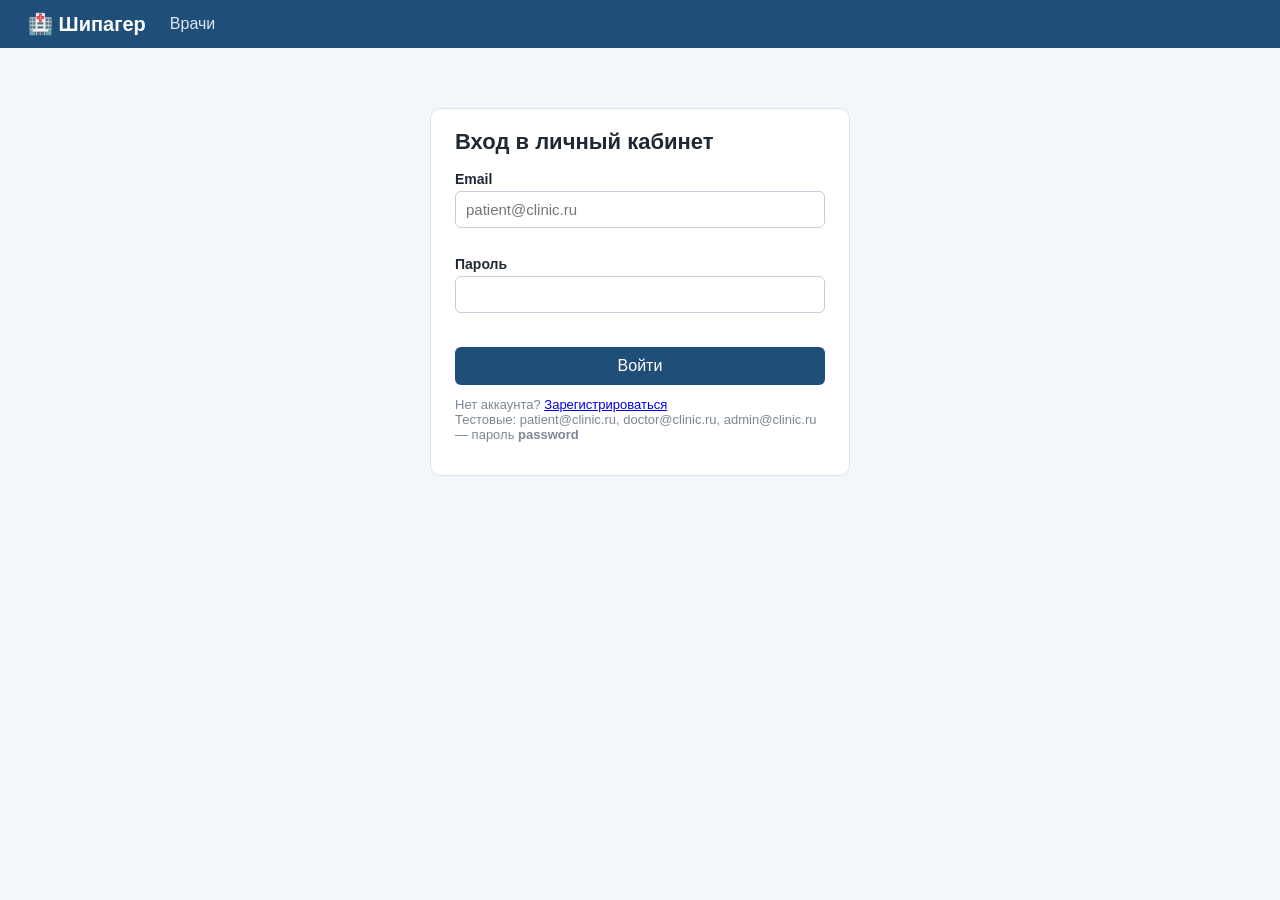
<file: client/admin.html>
<!DOCTYPE html>
<html lang="ru">
<head><meta charset="utf-8"><meta name="viewport" content="width=device-width, initial-scale=1"><title>Администрирование — Шипагер</title><link rel="stylesheet" href="css/style.css"></head>
<body>
<header><div class="logo">🏥 Шипагер</div><nav></nav><div id="user-box"></div></header>
<main>
  <div class="card">
    <h2>Статистика записей за текущий месяц</h2>
    <div id="stats" class="muted">Загрузка…</div>
  </div>
  <div class="grid2">
    <div class="card">
      <h2>Специальности</h2>
      <table><thead><tr><th>Название</th><th>Врачей</th><th></th></tr></thead><tbody id="spec-rows"></tbody></table>
    </div>
    <div class="card">
      <h2 id="spec-title">Добавить специальность</h2>
      <form id="spec-form" novalidate>
        <input type="hidden" name="spec_id">
        <label>Название *</label><input name="name" required maxlength="255">
        <div class="field-error" data-error="name"></div>
        <label>Описание</label><textarea name="description"></textarea>
        <div class="field-error" data-error="description"></div>
        <div class="alert" hidden></div>
        <div style="display:flex;gap:10px"><button class="primary" type="submit">Сохранить</button>
          <button class="primary" type="button" id="spec-reset" style="background:#7b8794">Очистить</button></div>
      </form>
      <p class="hint"><a href="doctor-form.html">+ Добавить врача</a> · <a href="prices.html">Прейскурант</a> · <a href="index.html">Список врачей</a></p>
    </div>
  </div>
</main>
<script src="js/config.js"></script><script src="js/api.js"></script>
<script>
  const form = document.getElementById('spec-form');
  let specs = [];

  async function loadStats() {
    const res = await api('GET', '/stats/appointments');
    const box = document.getElementById('stats');
    if (!res.ok) { box.innerHTML = `<div class="alert">${esc(res.message)}</div>`; return; }
    const s = res.data.data;
    box.innerHTML = `<p>Всего записей: <b>${s.total}</b>, завершено: <b>${s.completed_percent}%</b>, выручка за завершённые приёмы: <b>${s.revenue_formatted}</b></p>
      <div class="grid2"><table><thead><tr><th>Статус</th><th>Количество</th></tr></thead><tbody>
      ${s.by_status.map(x => `<tr><td class="status-${x.status}">${x.label}</td><td>${x.total}</td></tr>`).join('')}</tbody></table>
      <table><thead><tr><th>Врач</th><th>Записей</th><th>Завершено</th><th>Выручка</th></tr></thead><tbody>
      ${s.by_doctor.slice(0, 5).map(x => `<tr><td>${esc(x.doctor)}</td><td>${x.total}</td><td>${x.completed}</td><td style="white-space:nowrap">${x.revenue_formatted}</td></tr>`).join('')}</tbody></table></div>`;
  }

  async function loadSpecs() {
    const res = await api('GET', '/specialties');
    specs = res.data.data;
    document.getElementById('spec-rows').innerHTML = specs.map(s => `<tr>
      <td><b>${esc(s.name)}</b><br><span class="muted">${esc(s.description ?? '')}</span></td><td>${s.doctors_count}</td>
      <td style="white-space:nowrap"><button class="btn" data-edit="${s.id}">Изменить</button>
      <button class="btn danger" data-del="${s.id}">Удалить</button></td></tr>`).join('');
    document.querySelectorAll('[data-edit]').forEach(b => b.onclick = () => edit(+b.dataset.edit));
    document.querySelectorAll('[data-del]').forEach(b => b.onclick = () => remove(+b.dataset.del));
  }

  function edit(id) {
    const s = specs.find(x => x.id === id);
    form.elements.spec_id.value = s.id; form.elements.name.value = s.name; form.elements.description.value = s.description ?? '';
    document.getElementById('spec-title').textContent = 'Изменить специальность';
    showErrors(form, {});
  }
  function reset() { form.reset(); form.elements.spec_id.value = ''; document.getElementById('spec-title').textContent = 'Добавить специальность'; showErrors(form, {}); }
  document.getElementById('spec-reset').onclick = reset;

  async function remove(id) {
    const s = specs.find(x => x.id === id);
    if (!confirm(`Удалить специальность «${s.name}»? У врачей она будет убрана.`)) return;
    const res = await api('DELETE', '/specialties/' + id);
    if (res.ok) { toast('Специальность удалена'); loadSpecs(); } else toast(res.message, 'err');
  }

  form.onsubmit = async (e) => {
    e.preventDefault();
    if (!checkRequired(form)) return;
    const body = { name: form.elements.name.value, description: form.elements.description.value || null };
    const res = form.elements.spec_id.value ? await api('PUT', '/specialties/' + form.elements.spec_id.value, body) : await api('POST', '/specialties', body);
    if (res.ok) { toast('Сохранено: ' + res.data.data.name); reset(); loadSpecs(); }
    else showErrors(form, res.errors, res.message);
  };

  (async () => {
    const user = await renderHeader({ requireAuth: true, roles: ['admin'] });
    if (!user) return;
    loadStats(); loadSpecs();
  })();
</script>
</body>
</html>
</file>
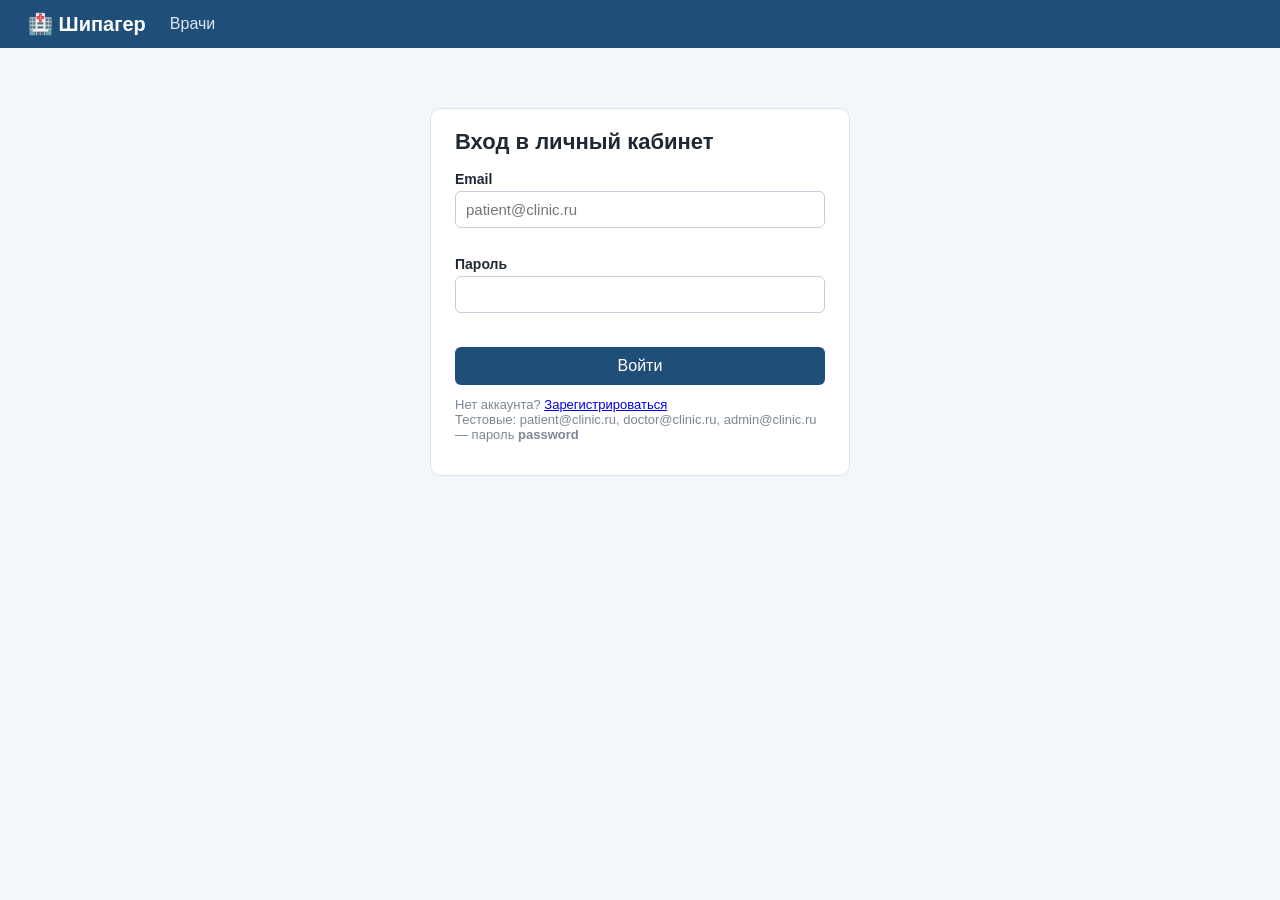
<file: client/appointments.html>
<!DOCTYPE html>
<html lang="ru">
<head><meta charset="utf-8"><meta name="viewport" content="width=device-width, initial-scale=1"><title>Записи на приём — Шипагер</title><link rel="stylesheet" href="css/style.css"></head>
<body>
<header><div class="logo">🏥 Шипагер</div><nav></nav><div id="user-box"></div></header>
<main>
  <div class="card">
    <h2 id="title">Записи на приём</h2>
    <form class="filters" id="filters" style="grid-template-columns: 1.3fr 1fr 1fr 1fr auto">
      <div><label>Статус</label><select name="status"><option value="">Все</option>
        <option value="scheduled">Запланирован</option><option value="completed">Завершён</option>
        <option value="cancelled">Отменён</option><option value="no_show">Неявка</option></select></div>
      <div><label>Дата с</label><input type="date" name="date_from"></div>
      <div><label>Дата по</label><input type="date" name="date_to"></div>
      <div><label>Порядок</label><select name="order"><option value="desc">Сначала новые</option><option value="asc">Сначала старые</option></select></div>
      <div><button class="btn primary-sm" type="submit">Показать</button></div>
    </form>
    <div class="alert" id="list-error" hidden></div>
    <table>
      <thead><tr><th>Дата</th><th>Время</th><th id="col-person">Врач</th><th>Кабинет</th><th>Причина</th><th>Цена</th><th>Статус</th><th>Действия</th></tr></thead>
      <tbody id="rows"><tr><td colspan="8" class="muted">Загрузка…</td></tr></tbody>
    </table>
    <div class="pager" id="pager"></div>
  </div>
</main>

<div class="modal-bg" id="mr-modal" hidden>
  <form class="modal" id="mr-form" novalidate>
    <h2>Запись в медкнижку</h2>
    <p class="muted" id="mr-info"></p>
    <label>Диагноз *</label><input name="diagnosis" required maxlength="255">
    <div class="field-error" data-error="diagnosis"></div>
    <label>Результаты осмотра</label><textarea name="examination"></textarea>
    <div class="field-error" data-error="examination"></div>
    <label>Назначения</label><textarea name="prescription"></textarea>
    <div class="field-error" data-error="prescription"></div>
    <div class="alert" hidden></div>
    <div style="display:flex;gap:10px;margin-top:14px">
      <button class="btn primary-sm" type="submit">Сохранить</button>
      <button class="btn" type="button" id="mr-cancel">Отмена</button>
    </div>
  </form>
</div>

<script src="js/config.js"></script><script src="js/api.js"></script>
<script>
  let user = null, page = 1, mrId = null;
  const form = document.getElementById('filters');

  function actions(a) {
    const b = [];
    if (a.status === 'scheduled' && (user.role === 'patient' || user.role === 'admin'))
      b.push(`<button class="btn danger" data-act="cancel" data-id="${a.id}">Отменить</button>`);
    if (a.status === 'scheduled' && (user.role === 'doctor' || user.role === 'admin'))
      b.push(`<button class="btn success" data-act="completed" data-id="${a.id}">Завершить</button>`,
             `<button class="btn" data-act="no_show" data-id="${a.id}">Неявка</button>`);
    if (a.status === 'completed' && user.role === 'doctor')
      b.push(`<button class="btn primary-sm" data-act="record" data-id="${a.id}" data-info="${esc(a.patient?.name)}, ${ruDate(a.date)} ${a.time}">В медкнижку</button>`);
    return b.join('') || '<span class="muted">—</span>';
  }

  async function load() {
    const params = { ...Object.fromEntries(new FormData(form)), sort: 'date', page, per_page: 8 };
    const res = await api('GET', '/appointments?' + qs(params));
    const err = document.getElementById('list-error');
    const tbody = document.getElementById('rows');
    if (!res.ok) {
      err.hidden = false;
      err.textContent = res.errors ? Object.values(res.errors).flat().join(' ') : res.message;
      tbody.innerHTML = ''; return;
    }
    err.hidden = true;
    tbody.innerHTML = res.data.data.map(a => `<tr>
      <td>${ruDate(a.date)}</td><td>${a.time}</td>
      <td>${esc(user.role === 'doctor' ? a.patient?.name : a.doctor?.name)}${user.role === 'admin' ? `<br><span class="muted">пациент: ${esc(a.patient?.name)}</span>` : ''}</td>
      <td>${esc(a.doctor?.cabinet)}</td><td>${esc(a.reason ?? '—')}</td><td style="white-space:nowrap">${tenge(a.price)}</td>
      <td class="status-${a.status}">${esc(a.status_label)}</td><td style="white-space:nowrap">${actions(a)}</td></tr>`).join('')
      || '<tr><td colspan="8" class="muted">Записей нет</td></tr>';
    renderPager(document.getElementById('pager'), res.data.meta, p => { page = p; load(); });
    tbody.querySelectorAll('[data-act]').forEach(b => b.onclick = () => act(b));
  }

  async function act(b) {
    const id = b.dataset.id;
    if (b.dataset.act === 'record') return openRecord(id, b.dataset.info);
    let res;
    if (b.dataset.act === 'cancel') {
      if (!confirm('Отменить запись на приём?')) return;
      res = await api('POST', `/appointments/${id}/cancel`);
    } else {
      const label = b.dataset.act === 'completed' ? 'Отметить приём как завершённый?' : 'Отметить неявку пациента?';
      if (!confirm(label)) return;
      res = await api('PATCH', `/appointments/${id}/status`, { status: b.dataset.act });
    }
    if (res.ok) { toast('Статус: ' + res.data.data.status_label); load(); }
    else toast(res.message, 'err'); // 409 — нарушение бизнес-правила
  }

  const mrForm = document.getElementById('mr-form');
  function openRecord(id, info) {
    mrId = id; mrForm.reset(); showErrors(mrForm, {});
    document.getElementById('mr-info').textContent = 'Пациент: ' + info;
    document.getElementById('mr-modal').hidden = false;
  }
  document.getElementById('mr-cancel').onclick = () => document.getElementById('mr-modal').hidden = true;
  mrForm.onsubmit = async (e) => {
    e.preventDefault();
    if (!checkRequired(mrForm)) return;
    const res = await api('POST', `/appointments/${mrId}/medical-record`, Object.fromEntries(new FormData(mrForm)));
    if (res.ok) { document.getElementById('mr-modal').hidden = true; toast('Запись внесена в медкнижку'); load(); }
    else showErrors(mrForm, res.errors, res.message);
  };

  form.onsubmit = e => { e.preventDefault(); page = 1; load(); };
  form.status.onchange = form.order.onchange = () => { page = 1; load(); };

  (async () => {
    user = await renderHeader({ requireAuth: true });
    if (!user) return;
    if (user.role === 'doctor') { document.getElementById('title').textContent = 'Мои приёмы'; document.getElementById('col-person').textContent = 'Пациент'; }
    if (user.role === 'patient') document.getElementById('title').textContent = 'Мои записи на приём';
    if (user.role === 'admin') document.getElementById('title').textContent = 'Все записи на приём';
    load();
  })();
</script>
</body>
</html>
</file>
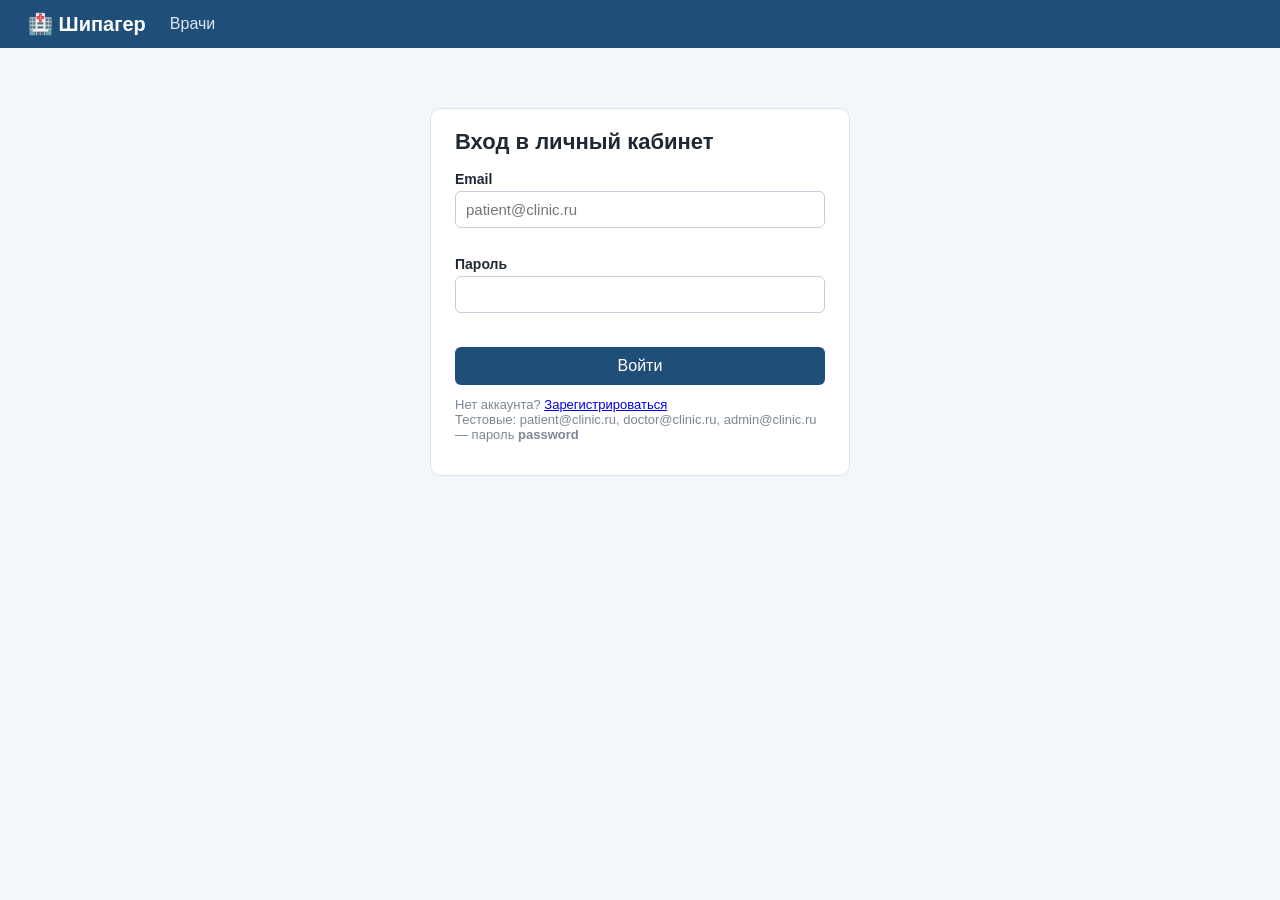
<file: client/doctor-form.html>
<!DOCTYPE html>
<html lang="ru">
<head><meta charset="utf-8"><meta name="viewport" content="width=device-width, initial-scale=1"><title>Врач — редактирование</title><link rel="stylesheet" href="css/style.css"></head>
<body>
<header><div class="logo">🏥 Шипагер</div><nav></nav><div id="user-box"></div></header>
<main>
  <div class="card" style="max-width:640px;margin:0 auto">
    <h1 id="title">Новый врач</h1>
    <form id="doc-form" novalidate>
      <label>ФИО *</label><input name="name" required>
      <div class="field-error" data-error="name"></div>
      <div class="grid2">
        <div><label>Email *</label><input name="email" type="email" required><div class="field-error" data-error="email"></div></div>
        <div><label>Телефон</label><input name="phone"><div class="field-error" data-error="phone"></div></div>
      </div>
      <div id="pwd-box"><label>Пароль *</label><input name="password" type="password" required>
        <div class="field-error" data-error="password"></div></div>
      <div class="grid2">
        <div><label>Кабинет *</label><input name="cabinet" required><div class="field-error" data-error="cabinet"></div></div>
        <div><label>Стаж, лет *</label><input name="experience_years" type="number" min="0" required><div class="field-error" data-error="experience_years"></div></div>
      </div>
      <label>Стоимость приёма, ₸ *</label><input name="price" type="number" min="0" step="500" value="5000" required>
      <div class="field-error" data-error="price"></div>
      <label>О враче</label><input name="description">
      <div class="field-error" data-error="description"></div>
      <label>Специальности *</label>
      <div class="checks" id="spec-box"><span class="muted">Загрузка…</span></div>
      <div class="field-error" data-error="specialty_ids"></div>
      <div class="alert" hidden></div>
      <button class="primary" type="submit">Сохранить</button>
    </form>
  </div>
</main>
<script src="js/config.js"></script><script src="js/api.js"></script>
<script>
  const id = new URLSearchParams(location.search).get('id');
  const form = document.getElementById('doc-form');

  (async () => {
    const user = await renderHeader({ requireAuth: true, roles: ['admin'] });
    if (!user) return;
    const sp = await api('GET', '/specialties');
    document.getElementById('spec-box').innerHTML = sp.data.data.map(s =>
      `<label><input type="checkbox" name="specialty_ids" value="${s.id}"> ${esc(s.name)}</label>`).join('');

    if (id) {
      document.getElementById('title').textContent = 'Изменение данных врача';
      document.getElementById('pwd-box').hidden = true;
      form.password.required = false;
      const res = await api('GET', '/doctors/' + id);
      if (!res.ok) { showErrors(form, {}, res.message); return; }
      const d = res.data.data;
      ['name', 'email', 'cabinet', 'experience_years', 'price', 'description'].forEach(f => form.elements[f].value = d[f] ?? '');
      if (new URLSearchParams(location.search).get('saved')) { const a = form.querySelector('.alert'); a.className = 'alert success'; a.hidden = false; a.innerHTML = `Врач добавлен: ${esc(d.name)}. <a href="index.html">К списку врачей</a>`; }
      d.specialties.forEach(s => { const c = form.querySelector(`[name=specialty_ids][value="${s.id}"]`); if (c) c.checked = true; });
    }
  })();

  form.onsubmit = async (e) => {
    e.preventDefault();
    if (!checkRequired(form)) return;
    const fd = new FormData(form);
    const body = Object.fromEntries(fd);
    body.specialty_ids = fd.getAll('specialty_ids').map(Number);
    body.experience_years = Number(body.experience_years);
    body.price = Number(body.price);
    if (id) delete body.password;
    if (!body.phone) delete body.phone;
    const res = id ? await api('PATCH', '/doctors/' + id, body) : await api('POST', '/doctors', body);
    if (res.ok) {
      showErrors(form, {});
      const a = form.querySelector('.alert');
      a.className = 'alert success'; a.hidden = false;
      a.innerHTML = `Сохранено: ${esc(res.data.data.name)}, кабинет ${esc(res.data.data.cabinet)}. <a href="index.html">К списку врачей</a>`;
      if (!id) location.replace('doctor-form.html?saved=1&id=' + res.data.data.id);
    } else {
      showErrors(form, res.errors, res.message);
    }
  };
</script>
</body>
</html>
</file>
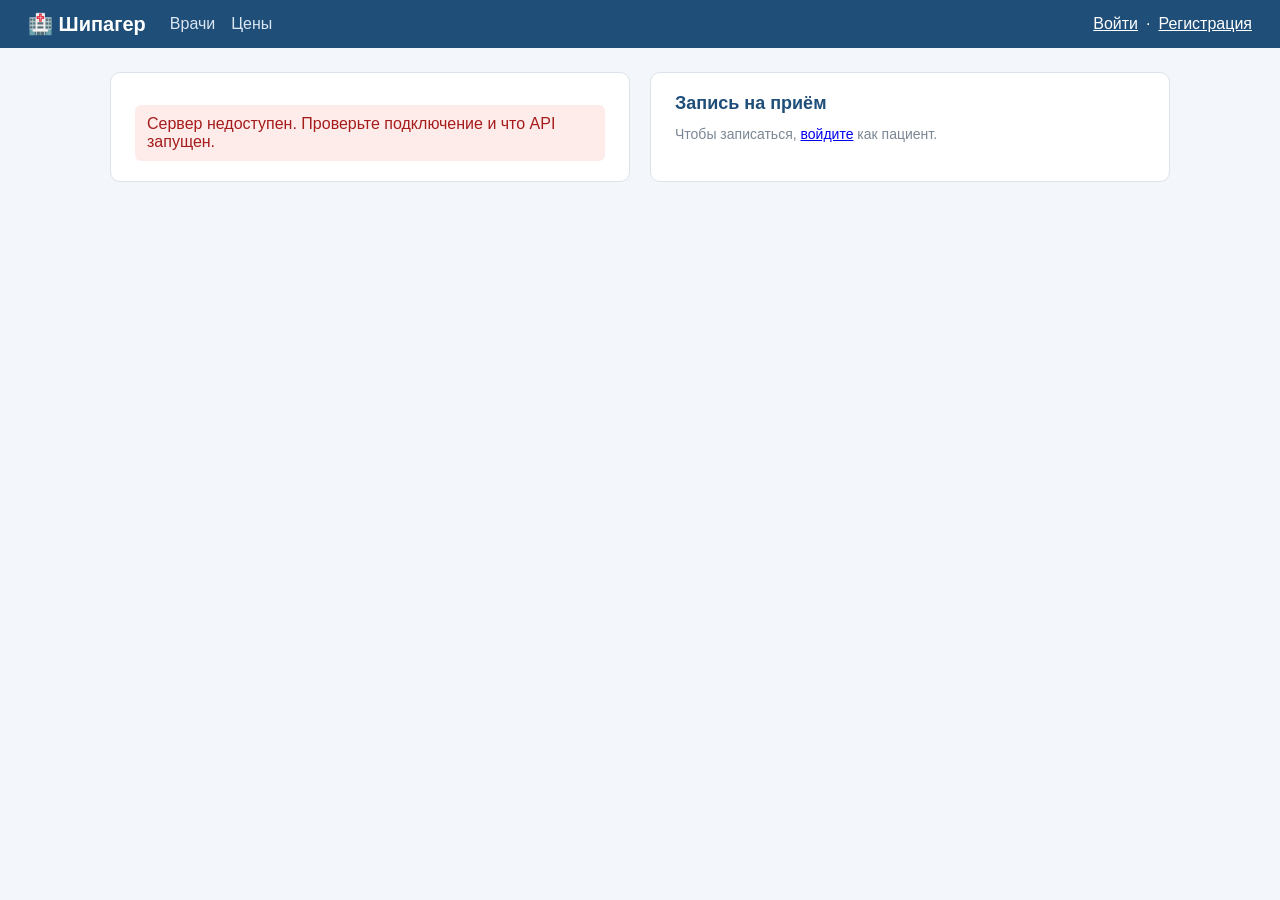
<file: client/doctor.html>
<!DOCTYPE html>
<html lang="ru">
<head><meta charset="utf-8"><meta name="viewport" content="width=device-width, initial-scale=1"><title>Врач — Запись в поликлинику</title><link rel="stylesheet" href="css/style.css"></head>
<body>
<header><div class="logo">🏥 Шипагер</div><nav></nav><div id="user-box"></div></header>
<main>
  <div class="grid2">
    <div class="card" id="doctor-card"><p class="muted">Загрузка…</p></div>
    <div class="card">
      <h2>Запись на приём</h2>
      <div id="guest-note" hidden class="muted">Чтобы записаться, <a href="login.html">войдите</a> как пациент.</div>
      <form id="book-form" data-role="patient" hidden novalidate>
        <label>Дата приёма</label>
        <input type="date" name="date" required>
        <div class="field-error" data-error="date"></div>
        <label>Свободное время</label>
        <div class="slots" id="slots"><span class="muted">Выберите дату</span></div>
        <input type="hidden" name="time" required>
        <div class="field-error" data-error="time"></div>
        <p class="price-line" id="price-line"></p>
        <label>Причина обращения</label>
        <input name="reason" maxlength="255" placeholder="Например: плановый осмотр">
        <div class="field-error" data-error="reason"></div>
        <div class="alert" hidden></div>
        <button class="primary" type="submit">Записаться</button>
      </form>
    </div>
  </div>
</main>
<script src="js/config.js"></script><script src="js/api.js"></script>
<script>
  const id = new URLSearchParams(location.search).get('id');
  const form = document.getElementById('book-form');
  let doctor = null;

  async function loadDoctor() {
    const res = await api('GET', '/doctors/' + id);
    const card = document.getElementById('doctor-card');
    if (!res.ok) { card.innerHTML = `<div class="alert">${esc(res.message)}</div>`; return; }
    doctor = res.data.data;
    document.getElementById('price-line').innerHTML = `Стоимость приёма: <b>${tenge(doctor.price)}</b>`;
    card.innerHTML = `<h1>${esc(doctor.name)}</h1>
      <div class="info-row"><b>Специальности</b><span>${doctor.specialties.map(s => `<span class="tag">${esc(s.name)}</span>`).join('')}</span></div>
      <div class="info-row"><b>Кабинет</b><span>${esc(doctor.cabinet)}</span></div>
      <div class="info-row"><b>Стаж</b><span>${doctor.experience_years} лет</span></div>
      <div class="info-row"><b>Стоимость приёма</b><span><b>${tenge(doctor.price)}</b> · <a href="prices.html">все цены</a></span></div>
      <div class="info-row"><b>О враче</b><span>${esc(doctor.description ?? '—')}</span></div>
      <h2 style="margin-top:18px">График приёма</h2>
      <table><thead><tr><th>День</th><th>Часы</th><th>Приём</th></tr></thead><tbody>
      ${doctor.schedules.sort((a, b) => a.weekday - b.weekday).map(s => `<tr><td>${s.weekday_name}</td><td>${s.start_time}–${s.end_time}</td><td>${s.slot_minutes} мин</td></tr>`).join('') || '<tr><td colspan="3" class="muted">График не задан</td></tr>'}
      </tbody></table>`;
    // ближайший рабочий день
    const days = doctor.schedules.map(s => s.weekday);
    const d = new Date();
    for (let i = 1; i <= 14; i++) {
      d.setDate(d.getDate() + 1);
      if (days.includes(((d.getDay() + 6) % 7) + 1)) break;
    }
    const pad = n => String(n).padStart(2, '0');
    form.date.value = `${d.getFullYear()}-${pad(d.getMonth() + 1)}-${pad(d.getDate())}`;
    const t = new Date(); t.setDate(t.getDate() + 30);
    form.date.max = `${t.getFullYear()}-${pad(t.getMonth() + 1)}-${pad(t.getDate())}`;
  }

  async function loadSlots() {
    form.time.value = '';
    const box = document.getElementById('slots');
    if (!form.date.value) { box.innerHTML = '<span class="muted">Выберите дату</span>'; return; }
    const res = await api('GET', `/doctors/${id}/slots?date=${form.date.value}`);
    if (!res.ok) { showErrors(form, res.errors, res.message); box.innerHTML = ''; return; }
    showErrors(form, {});
    if (!res.data.works) { box.innerHTML = '<span class="muted">Врач не принимает в этот день</span>'; return; }
    if (!res.data.free_slots.length) { box.innerHTML = '<span class="muted">Свободного времени нет</span>'; return; }
    box.innerHTML = res.data.free_slots.map(t => `<button type="button" class="slot" data-t="${t}">${t}</button>`).join('');
    box.querySelectorAll('.slot').forEach(b => b.onclick = () => {
      box.querySelectorAll('.slot').forEach(x => x.classList.remove('selected'));
      b.classList.add('selected'); form.time.value = b.dataset.t;
    });
  }

  form.date.onchange = loadSlots;
  form.onsubmit = async (e) => {
    e.preventDefault();
    if (!checkRequired(form)) return;
    const body = { doctor_id: +id, ...Object.fromEntries(new FormData(form)) };
    const res = await api('POST', '/appointments', body);
    if (res.ok) {
      const a = res.data.data;
      await loadSlots();
      const alert = form.querySelector('.alert');
      alert.className = 'alert success'; alert.hidden = false;
      alert.innerHTML = `Вы записаны на ${ruDate(a.date)} в ${a.time}, кабинет ${esc(a.doctor.cabinet)}, стоимость ${tenge(a.price)} (оплата в кассе). <a href="appointments.html">Мои записи</a>`;
    } else {
      showErrors(form, res.errors, res.message); // 409 — сообщение о нарушении бизнес-правила
    }
  };

  (async () => {
    const user = await renderHeader();
    document.getElementById('guest-note').hidden = !!user && user.role === 'patient';
    if (user && user.role !== 'patient') document.getElementById('guest-note').innerHTML = 'Записаться на приём может только пациент.';
    await loadDoctor();
    if (user?.role === 'patient') loadSlots();
  })();
</script>
</body>
</html>
</file>
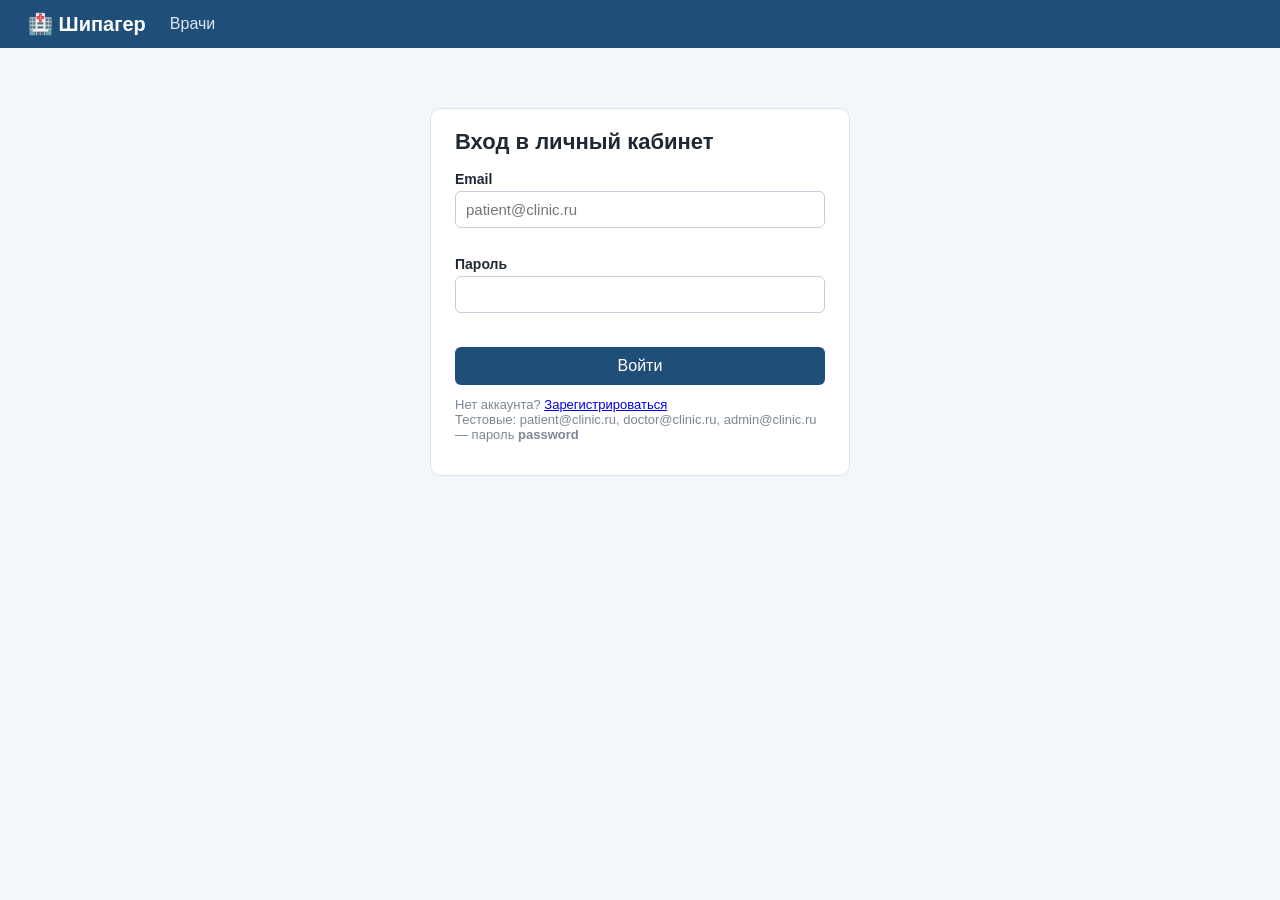
<file: client/login.html>
<!DOCTYPE html>
<html lang="ru">
<head>
  <meta charset="utf-8">
<meta name="viewport" content="width=device-width, initial-scale=1">
  <title>Вход — Запись в поликлинику</title>
  <link rel="stylesheet" href="css/style.css">
</head>
<body>
<header><div class="logo">🏥 Шипагер</div><nav><a href="index.html">Врачи</a></nav><div id="user-box"></div></header>
<main>
  <div class="card auth">
    <h1>Вход в личный кабинет</h1>
    <form id="login-form" novalidate>
      <label for="email">Email</label>
      <input id="email" name="email" type="email" placeholder="patient@clinic.ru" required>
      <div class="field-error" data-error="email"></div>
      <label for="password">Пароль</label>
      <input id="password" name="password" type="password" required>
      <div class="field-error" data-error="password"></div>
      <div class="alert" hidden></div>
      <button class="primary" type="submit">Войти</button>
    </form>
    <p class="hint">Нет аккаунта? <a href="register.html">Зарегистрироваться</a><br>
      Тестовые: patient@clinic.ru, doctor@clinic.ru, admin@clinic.ru — пароль <b>password</b></p>
  </div>
</main>
<script src="js/config.js"></script>
<script src="js/api.js"></script>
<script>
  const form = document.getElementById('login-form');
  form.addEventListener('submit', async (e) => {
    e.preventDefault();
    const body = Object.fromEntries(new FormData(form));
    const btn = form.querySelector('button'); btn.disabled = true;
    const res = await api('POST', '/login', body, { redirectOn401: false });
    btn.disabled = false;
    if (res.ok) {
      auth.set(res.data.token);
      auth.setUser(res.data.user);
      location.href = 'index.html';
    } else {
      showErrors(form, res.errors, res.message);
    }
  });
</script>
</body>
</html>
</file>
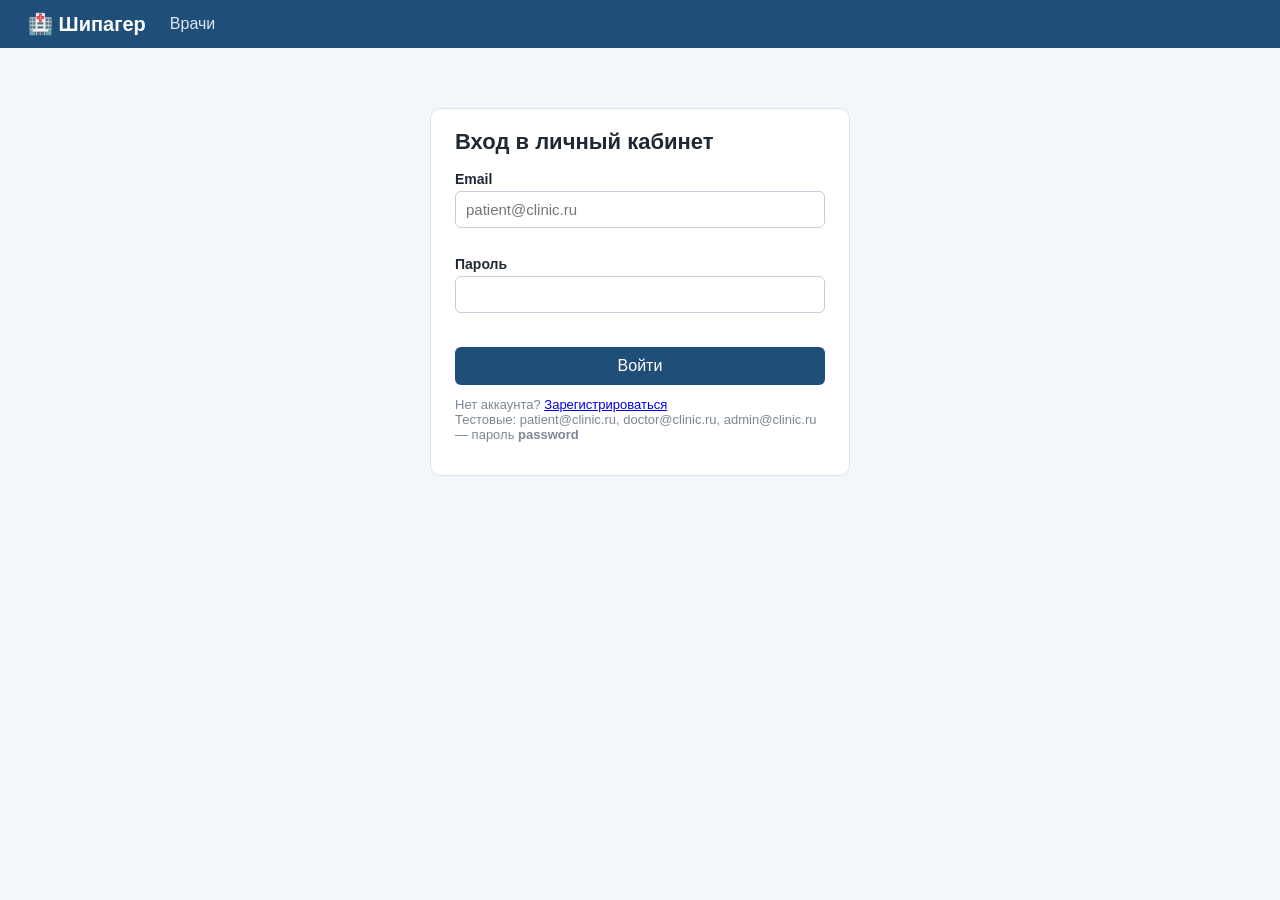
<file: client/medbook.html>
<!DOCTYPE html>
<html lang="ru">
<head><meta charset="utf-8"><meta name="viewport" content="width=device-width, initial-scale=1"><title>Медицинская книжка — Шипагер</title><link rel="stylesheet" href="css/style.css"></head>
<body>
<header><div class="logo">🏥 Шипагер</div><nav></nav><div id="user-box"></div></header>
<main>
  <div class="card">
    <h2>Моя медицинская книжка</h2>
    <div id="records"><p class="muted">Загрузка…</p></div>
  </div>
</main>
<script src="js/config.js"></script><script src="js/api.js"></script>
<script>
  (async () => {
    const user = await renderHeader({ requireAuth: true });
    if (!user) return;
    const res = await api('GET', '/medical-records');
    const box = document.getElementById('records');
    if (!res.ok) { box.innerHTML = `<div class="alert">${esc(res.message)}</div>`; return; }
    box.innerHTML = res.data.data.map(r => `<div class="mr">
      <div><b>${ruDate(r.appointment?.date)} ${r.appointment?.time ?? ''}</b> — ${esc(r.appointment?.doctor?.name)}, каб. ${esc(r.appointment?.doctor?.cabinet)}</div>
      <div class="info-row"><b>Диагноз</b><span>${esc(r.diagnosis)}</span></div>
      <div class="info-row"><b>Осмотр</b><span>${esc(r.examination ?? '—')}</span></div>
      <div class="info-row"><b>Назначения</b><span>${esc(r.prescription ?? '—')}</span></div></div>`).join('')
      || '<p class="muted">Записей пока нет. Они появятся после приёма у врача.</p>';
  })();
</script>
</body>
</html>
</file>
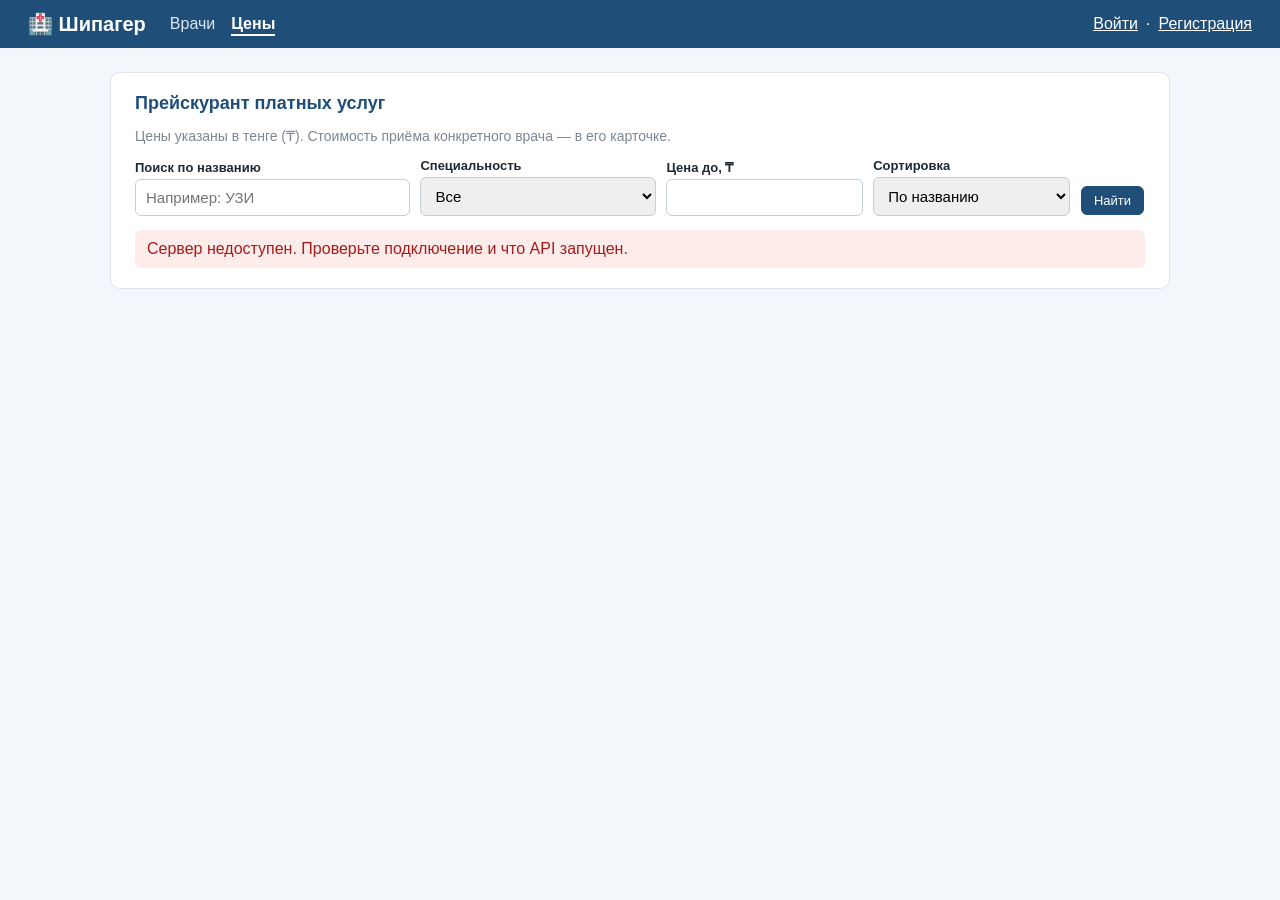
<file: client/prices.html>
<!DOCTYPE html>
<html lang="ru">
<head><meta charset="utf-8"><meta name="viewport" content="width=device-width, initial-scale=1"><title>Цены на услуги — Шипагер</title><link rel="stylesheet" href="css/style.css"></head>
<body>
<header><div class="logo">🏥 Шипагер</div><nav></nav><div id="user-box"></div></header>
<main>
  <div class="card">
    <h2>Прейскурант платных услуг</h2>
    <p class="muted">Цены указаны в тенге (₸). Стоимость приёма конкретного врача — в его карточке.</p>
    <form class="filters" id="filters" style="grid-template-columns: 1.4fr 1.2fr 1fr 1fr auto">
      <div><label>Поиск по названию</label><input name="search" placeholder="Например: УЗИ"></div>
      <div><label>Специальность</label><select name="specialty_id"><option value="">Все</option></select></div>
      <div><label>Цена до, ₸</label><input name="price_max" type="number" min="0" step="500"></div>
      <div><label>Сортировка</label><select name="sort"><option value="name">По названию</option><option value="price">По цене</option></select></div>
      <div><button class="btn primary-sm" type="submit">Найти</button></div>
    </form>
    <div class="alert" id="list-error" hidden></div>
    <div id="groups"><p class="muted">Загрузка…</p></div>
  </div>

  <div class="card" data-role="admin" hidden>
    <h2 id="svc-title">Добавить услугу</h2>
    <form id="svc-form" novalidate>
      <input type="hidden" name="svc_id">
      <div class="grid2">
        <div><label>Название *</label><input name="name" required maxlength="255"><div class="field-error" data-error="name"></div></div>
        <div><label>Специальность</label><select name="specialty_id"><option value="">Без специальности (анализы, УЗИ…)</option></select><div class="field-error" data-error="specialty_id"></div></div>
      </div>
      <div class="grid2">
        <div><label>Стоимость, ₸ *</label><input name="price" type="number" min="0" step="500" required><div class="field-error" data-error="price"></div></div>
        <div><label>Длительность, мин</label><input name="duration_minutes" type="number" min="5" max="480"><div class="field-error" data-error="duration_minutes"></div></div>
      </div>
      <div class="alert" hidden></div>
      <div style="display:flex;gap:10px"><button class="primary" type="submit">Сохранить</button>
        <button class="primary" type="button" id="svc-reset" style="background:#7b8794">Очистить</button></div>
    </form>
  </div>
</main>
<script src="js/config.js"></script><script src="js/api.js"></script>
<script>
  const form = document.getElementById('filters');
  const svc = document.getElementById('svc-form');
  let user = null, list = [];

  async function loadSpecialties() {
    const res = await api('GET', '/specialties');
    if (!res.ok) return;
    const opts = res.data.data.map(s => `<option value="${s.id}">${esc(s.name)}</option>`).join('');
    form.specialty_id.innerHTML += opts;
    svc.elements.specialty_id.innerHTML += opts;
  }

  async function load() {
    const params = Object.fromEntries(new FormData(form));
    const res = await api('GET', '/services?' + qs(params));
    const err = document.getElementById('list-error');
    const box = document.getElementById('groups');
    if (!res.ok) {
      err.hidden = false; err.textContent = res.errors ? Object.values(res.errors).flat().join(' ') : res.message;
      box.innerHTML = ''; return;
    }
    err.hidden = true;
    list = res.data.data;
    if (!list.length) { box.innerHTML = '<p class="muted">Ничего не найдено</p>'; return; }
    // группировка по специальности, услуги без специальности — в конце
    const groups = {};
    list.forEach(s => { const g = s.specialty?.name ?? 'Анализы и диагностика'; (groups[g] = groups[g] || []).push(s); });
    const names = Object.keys(groups).sort((a, b) => (a === 'Анализы и диагностика') - (b === 'Анализы и диагностика') || a.localeCompare(b, 'ru'));
    const admin = user?.role === 'admin';
    box.innerHTML = names.map(g => `<div class="price-group"><h3>${esc(g)}</h3>
      <table><thead><tr><th>Услуга</th><th style="width:140px">Длительность</th><th style="width:140px;text-align:right">Стоимость</th>${admin ? '<th style="width:190px"></th>' : ''}</tr></thead><tbody>
      ${groups[g].map(s => `<tr><td>${esc(s.name)}</td><td class="muted">${s.duration_minutes ? s.duration_minutes + ' мин' : '—'}</td>
        <td class="price-num">${esc(s.price_formatted)}</td>
        ${admin ? `<td style="white-space:nowrap"><button class="btn" data-edit="${s.id}">Изменить</button> <button class="btn danger" data-del="${s.id}">Удалить</button></td>` : ''}</tr>`).join('')}
      </tbody></table></div>`).join('');
    box.querySelectorAll('[data-edit]').forEach(b => b.onclick = () => edit(+b.dataset.edit));
    box.querySelectorAll('[data-del]').forEach(b => b.onclick = () => remove(+b.dataset.del));
  }

  function edit(id) {
    const s = list.find(x => x.id === id);
    const e = svc.elements;
    e.svc_id.value = s.id; e.name.value = s.name; e.specialty_id.value = s.specialty?.id ?? '';
    e.price.value = s.price; e.duration_minutes.value = s.duration_minutes ?? '';
    document.getElementById('svc-title').textContent = 'Изменить услугу';
    showErrors(svc, {});
    svc.scrollIntoView({ behavior: 'smooth' });
  }
  function reset() { svc.reset(); svc.elements.svc_id.value = ''; document.getElementById('svc-title').textContent = 'Добавить услугу'; showErrors(svc, {}); }
  document.getElementById('svc-reset').onclick = reset;

  async function remove(id) {
    const s = list.find(x => x.id === id);
    if (!confirm(`Удалить услугу «${s.name}» (${s.price_formatted}) из прейскуранта?`)) return;
    const res = await api('DELETE', '/services/' + id);
    if (res.ok) { toast('Услуга удалена'); load(); } else toast(res.message, 'err');
  }

  svc.onsubmit = async (ev) => {
    ev.preventDefault();
    if (!checkRequired(svc)) return;
    const e = svc.elements;
    const body = {
      name: e.name.value, price: Number(e.price.value),
      specialty_id: e.specialty_id.value ? Number(e.specialty_id.value) : null,
      duration_minutes: e.duration_minutes.value ? Number(e.duration_minutes.value) : null,
    };
    const id = e.svc_id.value;
    const res = id ? await api('PUT', '/services/' + id, body) : await api('POST', '/services', body);
    if (res.ok) { toast(`Сохранено: ${res.data.data.name} — ${res.data.data.price_formatted}`); reset(); load(); }
    else showErrors(svc, res.errors, res.message);
  };

  form.onsubmit = (e) => { e.preventDefault(); load(); };
  form.specialty_id.onchange = form.sort.onchange = load;

  (async () => {
    user = await renderHeader();
    await loadSpecialties();
    load();
  })();
</script>
</body>
</html>
</file>
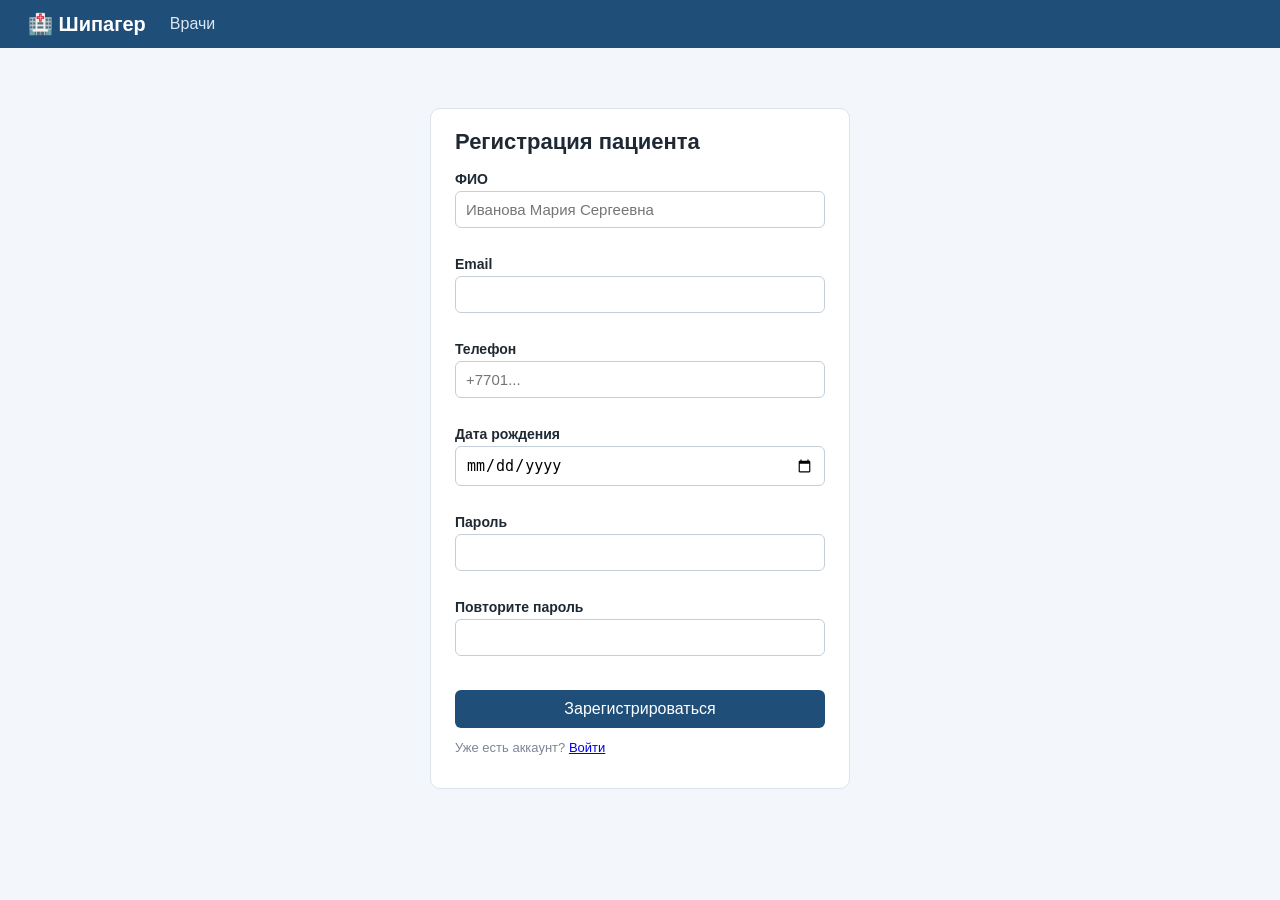
<file: client/register.html>
<!DOCTYPE html>
<html lang="ru">
<head>
  <meta charset="utf-8">
<meta name="viewport" content="width=device-width, initial-scale=1">
  <title>Регистрация — Запись в поликлинику</title>
  <link rel="stylesheet" href="css/style.css">
</head>
<body>
<header><div class="logo">🏥 Шипагер</div><nav><a href="index.html">Врачи</a></nav><div id="user-box"></div></header>
<main>
  <div class="card auth">
    <h1>Регистрация пациента</h1>
    <form id="reg-form" novalidate>
      <label>ФИО</label><input name="name" placeholder="Иванова Мария Сергеевна">
      <div class="field-error" data-error="name"></div>
      <label>Email</label><input name="email" type="email">
      <div class="field-error" data-error="email"></div>
      <label>Телефон</label><input name="phone" placeholder="+7701...">
      <div class="field-error" data-error="phone"></div>
      <label>Дата рождения</label><input name="birth_date" type="date">
      <div class="field-error" data-error="birth_date"></div>
      <label>Пароль</label><input name="password" type="password">
      <div class="field-error" data-error="password"></div>
      <label>Повторите пароль</label><input name="password_confirmation" type="password">
      <div class="field-error" data-error="password_confirmation"></div>
      <div class="alert" hidden></div>
      <button class="primary" type="submit">Зарегистрироваться</button>
    </form>
    <p class="hint">Уже есть аккаунт? <a href="login.html">Войти</a></p>
  </div>
</main>
<script src="js/config.js"></script>
<script src="js/api.js"></script>
<script>
  const form = document.getElementById('reg-form');
  form.addEventListener('submit', async (e) => {
    e.preventDefault();
    const body = Object.fromEntries(new FormData(form));
    if (!body.phone) delete body.phone;
    if (!body.birth_date) delete body.birth_date;
    const res = await api('POST', '/register', body, { redirectOn401: false });
    if (res.ok) {
      auth.set(res.data.token);
      auth.setUser(res.data.user);
      location.href = 'index.html';
    } else {
      showErrors(form, res.errors, res.message);
    }
  });
</script>
</body>
</html>
</file>
<file: client/css/style.css>
[hidden] { display: none !important; }
* { box-sizing: border-box; }
body { margin: 0; font-family: "Segoe UI", Arial, sans-serif; background: #f3f6fa; color: #1f2933; }
header { background: #1f4e79; color: #fff; padding: 12px 28px; display: flex; align-items: center; gap: 24px; }
header .logo { font-size: 20px; font-weight: 700; }
header nav a { color: #dbe7f3; margin-right: 16px; text-decoration: none; }
header nav a:hover { color: #fff; }
#user-box { margin-left: auto; display: flex; align-items: center; gap: 8px; }
#user-box a { color: #fff; }
.badge { border-radius: 10px; padding: 2px 10px; font-size: 12px; background: #e3edf7; color: #1f4e79; }
.role-admin { background: #fde2e1; color: #a61b1b; } .role-doctor { background: #e1f5e6; color: #1b6e34; }
.btn-link { background: none; border: 1px solid #9fbad3; color: #fff; border-radius: 6px; padding: 4px 10px; cursor: pointer; }
main { max-width: 1100px; margin: 24px auto; padding: 0 20px; }
.card { background: #fff; border: 1px solid #dde3ea; border-radius: 10px; padding: 20px 24px; margin-bottom: 20px; }
.auth { max-width: 420px; margin: 60px auto; }
h1 { font-size: 22px; margin: 0 0 16px; } h2 { font-size: 18px; margin: 0 0 12px; color: #1f4e79; }
label { display: block; font-size: 14px; margin: 12px 0 4px; font-weight: 600; }
input, select { width: 100%; padding: 9px 10px; border: 1px solid #c4ced8; border-radius: 6px; font-size: 15px; }
input.invalid { border-color: #d93025; background: #fff6f5; }
.field-error { color: #d93025; font-size: 13px; min-height: 16px; }
.alert { background: #fdecea; color: #a61b1b; padding: 10px 12px; border-radius: 6px; margin-top: 12px; }
.success { background: #e6f4ea; color: #1b6e34; }
button.primary { margin-top: 18px; width: 100%; padding: 10px; background: #1f4e79; color: #fff; border: 0; border-radius: 6px; font-size: 16px; cursor: pointer; }
button.primary:disabled { opacity: .6; }
table { width: 100%; border-collapse: collapse; font-size: 14px; }
th, td { text-align: left; padding: 9px 10px; border-bottom: 1px solid #e6eaef; }
th { background: #f0f4f8; color: #44515e; }
.muted { color: #7b8794; font-size: 14px; }
.tag { display: inline-block; background: #eef3f8; border-radius: 10px; padding: 1px 8px; margin: 1px; font-size: 12px; }
.status-scheduled { color: #1565c0; } .status-completed { color: #2e7d32; } .status-cancelled { color: #9e9e9e; } .status-no_show { color: #c62828; }
.hint { font-size: 13px; color: #7b8794; margin-top: 12px; }
header nav a.current { color: #fff; font-weight: 700; border-bottom: 2px solid #fff; padding-bottom: 2px; }
textarea { width: 100%; padding: 9px 10px; border: 1px solid #c4ced8; border-radius: 6px; font-size: 15px; font-family: inherit; min-height: 70px; }
.filters { display: grid; grid-template-columns: 2fr 1.5fr 1fr 1.3fr 0.8fr auto; gap: 10px; align-items: end; margin-bottom: 14px; }
.filters label { margin: 0 0 4px; font-size: 13px; }
.btn { display: inline-block; padding: 6px 12px; border-radius: 6px; border: 1px solid #1f4e79; background: #fff; color: #1f4e79; cursor: pointer; font-size: 13px; text-decoration: none; margin: 1px; }
.btn.primary-sm { background: #1f4e79; color: #fff; }
.btn.danger { border-color: #c62828; color: #c62828; }
.btn.success { border-color: #2e7d32; color: #2e7d32; }
.btn:disabled { opacity: .5; cursor: default; }
.pager { display: flex; gap: 6px; align-items: center; margin-top: 14px; flex-wrap: wrap; }
.pager button { border: 1px solid #c4ced8; background: #fff; border-radius: 6px; padding: 5px 10px; cursor: pointer; }
.pager button.active { background: #1f4e79; color: #fff; border-color: #1f4e79; }
.pager button:disabled { opacity: .4; cursor: default; }
.grid2 { display: grid; grid-template-columns: 1fr 1fr; gap: 20px; }
.slots { display: flex; flex-wrap: wrap; gap: 8px; margin: 8px 0; }
.slot { padding: 7px 12px; border: 1px solid #1f4e79; border-radius: 6px; background: #fff; color: #1f4e79; cursor: pointer; }
.slot.selected { background: #1f4e79; color: #fff; }
.info-row { display: flex; gap: 8px; margin: 6px 0; font-size: 15px; } .info-row b { min-width: 140px; color: #44515e; }
.alert.success { background: #e6f4ea; color: #1b6e34; }
.toast { position: fixed; right: 24px; bottom: 24px; padding: 12px 18px; border-radius: 8px; color: #fff; background: #2e7d32; box-shadow: 0 4px 14px rgba(0,0,0,.2); max-width: 420px; }
.toast.err { background: #c62828; }
.modal-bg { position: fixed; inset: 0; background: rgba(0,0,0,.35); display: flex; align-items: center; justify-content: center; }
.modal { background: #fff; border-radius: 10px; padding: 20px 24px; width: 480px; max-width: 95vw; }
.checks { display: flex; flex-wrap: wrap; gap: 6px 14px; } .checks label { display: flex; align-items: center; gap: 6px; font-weight: 400; margin: 0; } .checks input { width: auto; }
.mr { border-left: 3px solid #1f4e79; padding: 8px 14px; margin: 10px 0; background: #f8fafc; }
.price-line { margin: 10px 0 0; font-size: 15px; }
.price-group h3 { margin: 18px 0 8px; color: #1f4e79; }
.price-num { white-space: nowrap; font-weight: 600; text-align: right; }

/* ---------- Адаптивность: планшеты и телефоны (от 360 px) ---------- */
img { max-width: 100%; }
@media (max-width: 900px) {
  .filters { grid-template-columns: 1fr 1fr !important; }
  .grid2 { grid-template-columns: 1fr !important; }
}
@media (max-width: 640px) {
  header { flex-wrap: wrap; gap: 8px 16px; padding: 10px 14px; }
  header nav { order: 3; width: 100%; display: flex; flex-wrap: wrap; gap: 6px 14px; }
  header nav a { margin-right: 0; }
  #user-box { font-size: 14px; }
  main { margin: 12px auto; padding: 0 10px; }
  .card { padding: 16px 14px; }
  h1 { font-size: 22px; }
  h2 { font-size: 19px; }
  .filters { grid-template-columns: 1fr !important; }
  .filters button { width: 100%; }
  /* широкие таблицы прокручиваются внутри карточки, а не растягивают страницу */
  table { display: block; overflow-x: auto; white-space: nowrap; -webkit-overflow-scrolling: touch; }
  td, th { white-space: normal; min-width: 90px; }
  .info-row { flex-direction: column; gap: 2px; }
  .slots { gap: 6px; }
  .pager { flex-wrap: wrap; }
  .modal { width: calc(100vw - 20px); max-height: 90vh; overflow-y: auto; }
  .toast { left: 10px; right: 10px; bottom: 10px; }
}
</file>
